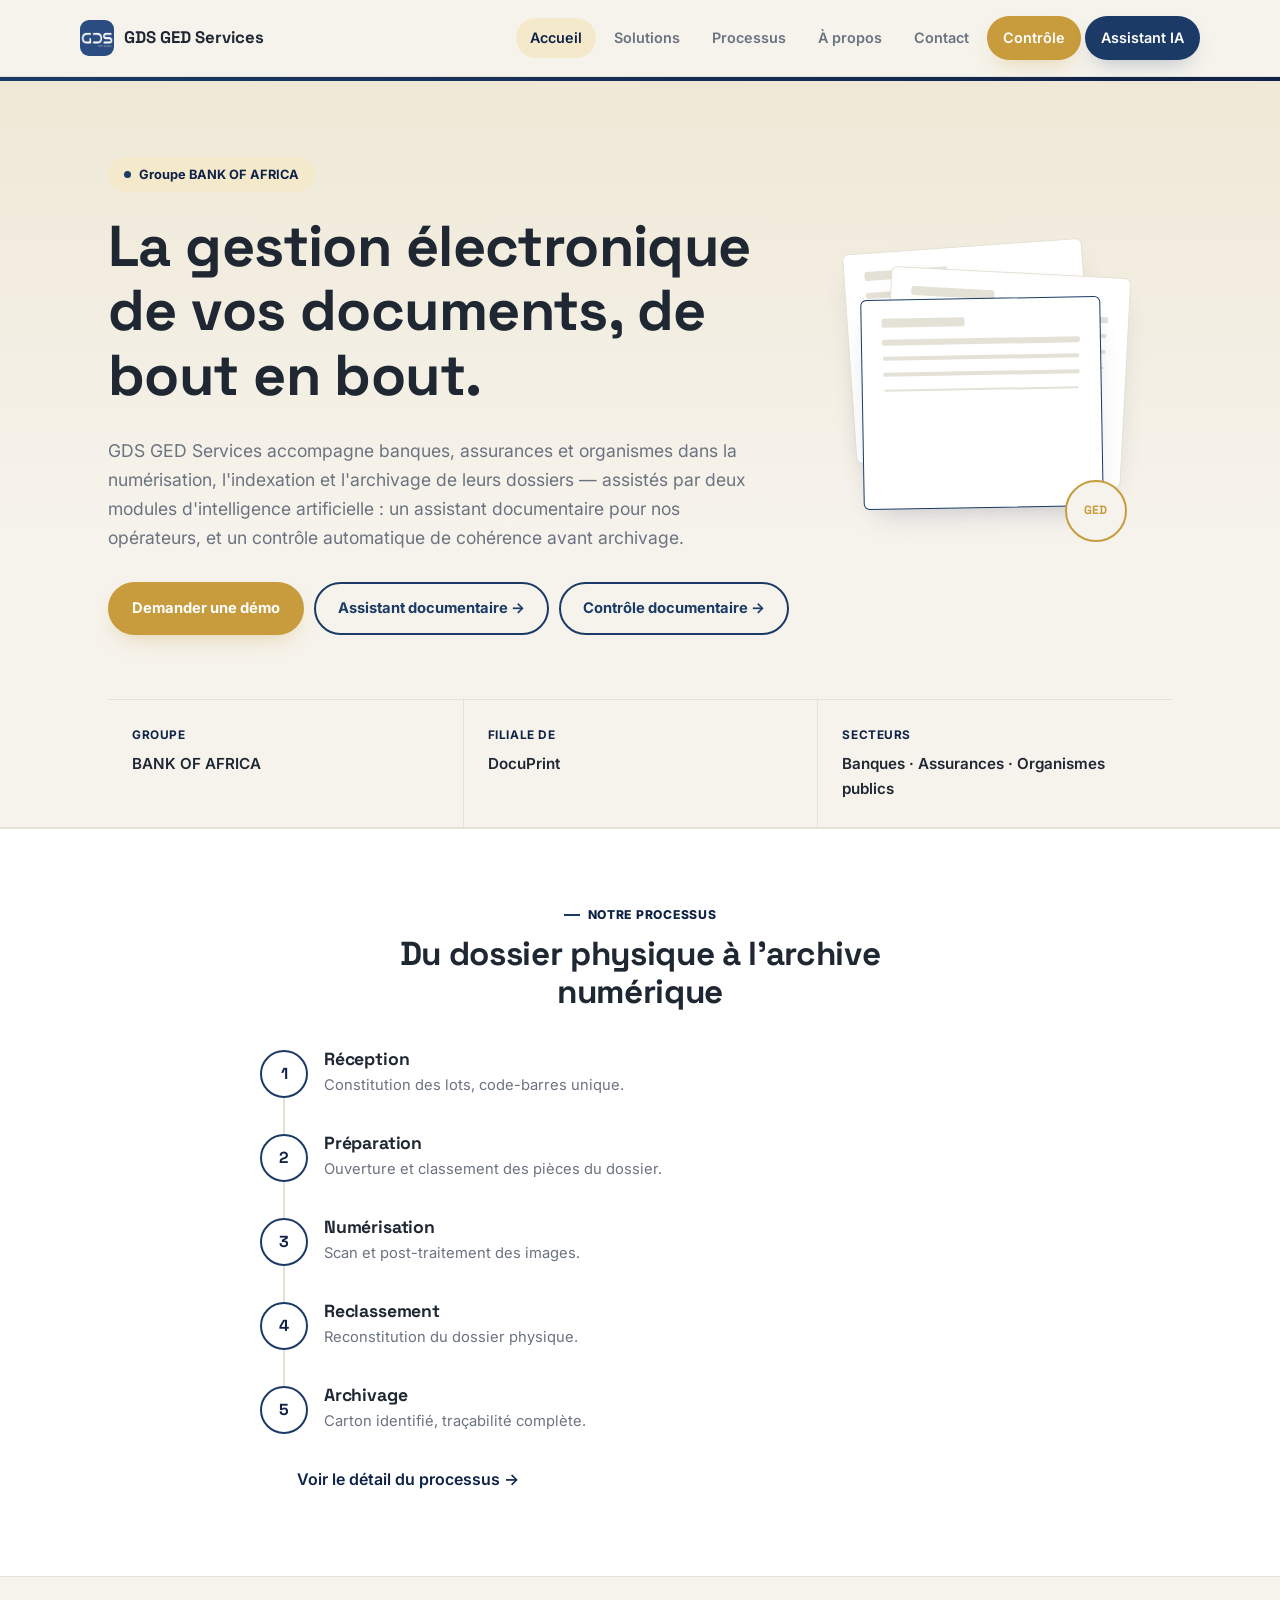
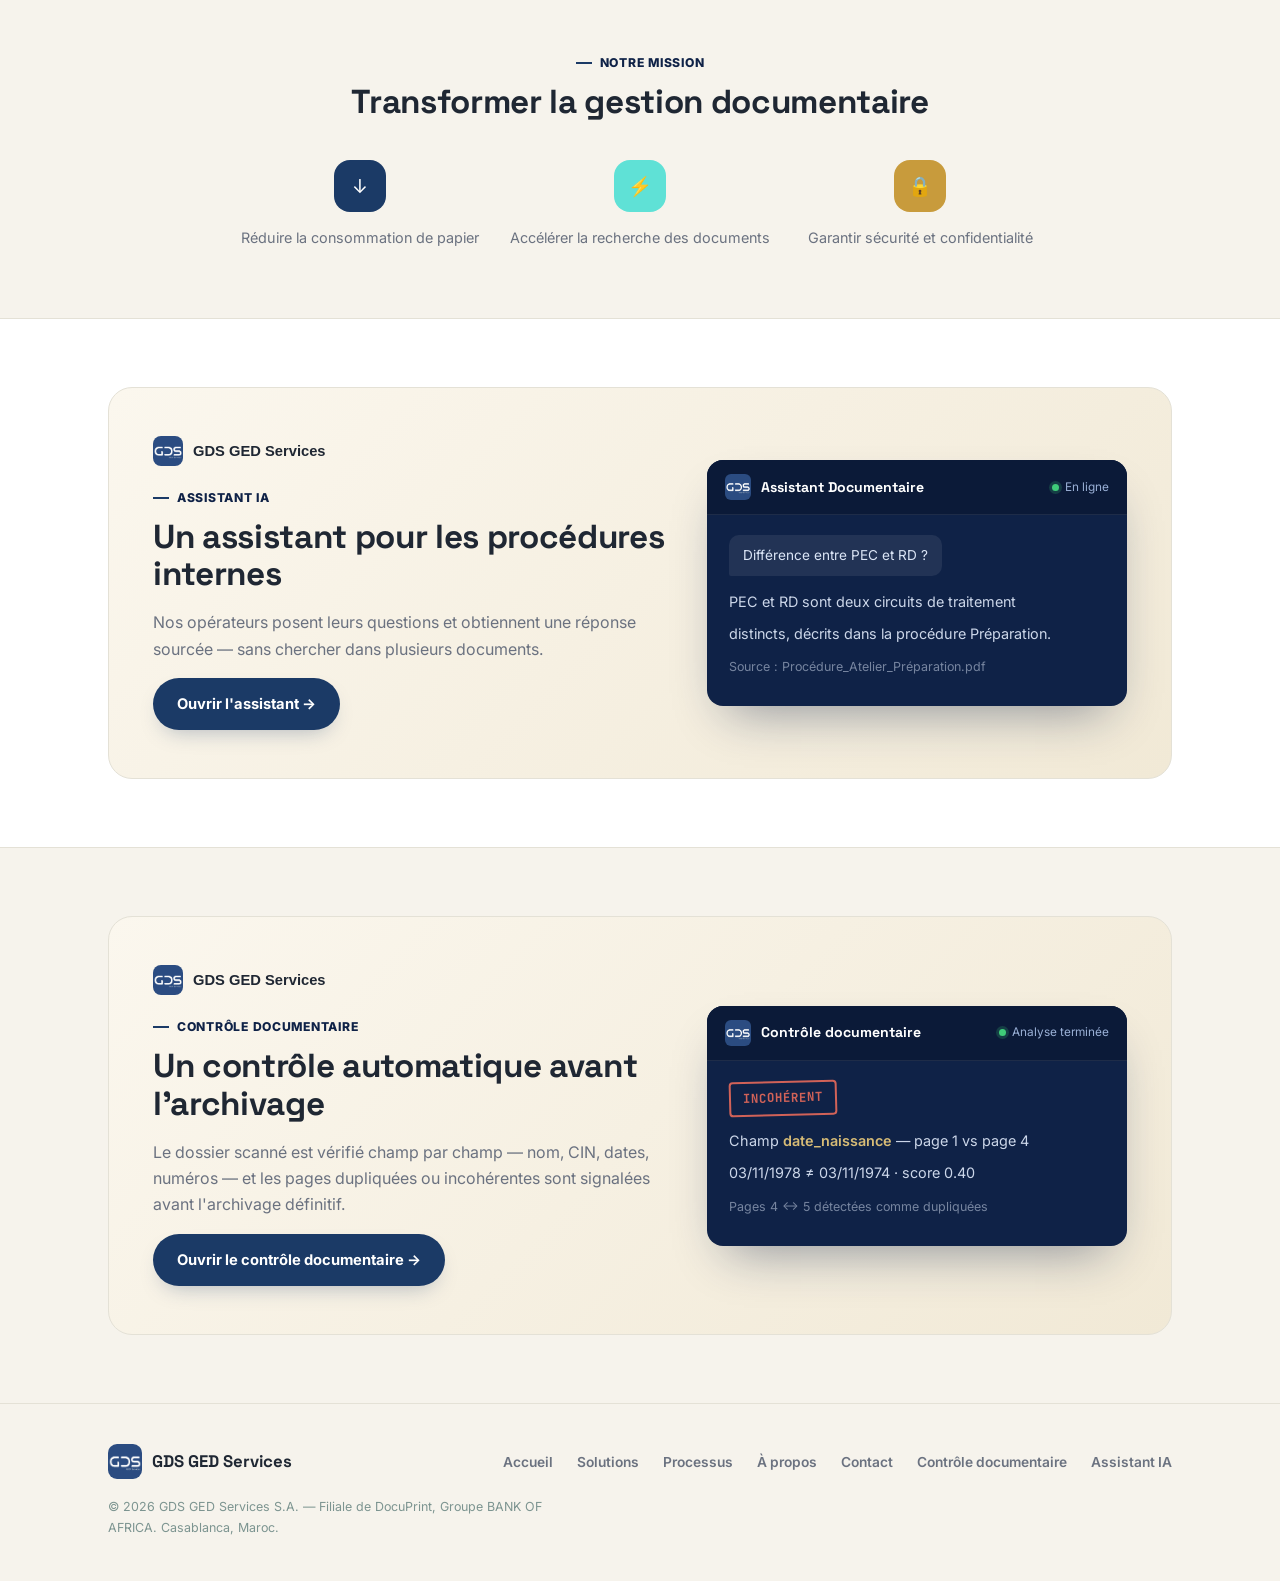
<file: module1/gds-site/index.html>
<!DOCTYPE html>
<html lang="fr">
<head>
<meta charset="UTF-8">
<meta name="viewport" content="width=device-width, initial-scale=1.0">
<title>GDS GED Services — Gestion Électronique des Documents</title>
<meta name="description" content="GDS GED Services, filiale de DocuPrint (Groupe BANK OF AFRICA), accompagne banques, assurances et organismes dans la numérisation, l'indexation et l'archivage électronique de leurs documents.">
<link rel="icon" type="image/png" sizes="32x32" href="favicon-32.png">
<link rel="apple-touch-icon" href="apple-touch-icon.png">
<link rel="preconnect" href="https://fonts.googleapis.com">
<link href="https://fonts.googleapis.com/css2?family=Space+Grotesk:wght@500;600;700&family=Inter:wght@400;600;700&family=JetBrains+Mono:wght@400;500&display=swap" rel="stylesheet">
<link rel="stylesheet" href="style.css">
</head>
<body>

<header class="site">
  <div class="wrap nav-row">
    <a href="index.html" class="brand">
      <img src="logo-gds.png" alt="GDS GED Services" class="logo-mark">
      <strong>GDS GED Services</strong>
    </a>
    <nav class="links">
      <a href="index.html" class="current">Accueil</a>
      <a href="services.html">Solutions</a>
      <a href="processus.html">Processus</a>
      <a href="a-propos.html">À propos</a>
      <a href="contact.html">Contact</a>
      <a href="#" class="btn coral" id="controle-link">Contrôle</a>
      <a href="#" class="btn solid" id="assistant-link">Assistant IA</a>
    </nav>
    <button class="menu-toggle" aria-label="Menu">☰</button>
  </div>
</header>

<section class="hero">
  <div class="blob"></div>
  <div class="wrap">
    <div class="hero-split">
      <div class="inner" style="text-align:left; margin:0;">
        <span class="eyebrow-pill"><span class="dot"></span> Groupe BANK OF AFRICA</span>
        <h1>La gestion électronique de vos documents, de bout en bout.</h1>
        <p class="lead" style="margin-left:0;">GDS GED Services accompagne banques, assurances et organismes dans la numérisation, l'indexation et l'archivage de leurs dossiers — assistés par deux modules d'intelligence artificielle : un assistant documentaire pour nos opérateurs, et un contrôle automatique de cohérence avant archivage.</p>
        <div class="cta-row" style="justify-content:flex-start; flex-wrap:nowrap; gap:10px;">
          <a href="contact.html" class="btn coral" style="white-space:nowrap;">Demander une démo</a>
          <a href="#" class="btn outline" id="assistant-link-2" style="white-space:nowrap; border-color:var(--mint); color:var(--mint) !important;">Assistant documentaire →</a>
          <a href="#" class="btn outline" id="controle-link-2" style="white-space:nowrap; border-color:var(--mint); color:var(--mint) !important;">Contrôle documentaire →</a>
        </div>
      </div>

      <div class="doc-stack">
        <div class="card c1"></div>
        <div class="card c2"></div>
        <div class="card c3"></div>
        <div class="seal">GED</div>
      </div>
    </div>

    <div class="facts-strip">
      <div class="fact"><div class="k">Groupe</div><div class="v">BANK OF AFRICA</div></div>
      <div class="fact"><div class="k">Filiale de</div><div class="v">DocuPrint</div></div>
      <div class="fact"><div class="k">Secteurs</div><div class="v">Banques · Assurances · Organismes publics</div></div>
    </div>
  </div>
</section>

<section class="surface">
  <div class="wrap">
    <div class="section-head">
      <p class="tag">Notre processus</p>
      <h2>Du dossier physique à l'archive numérique</h2>
    </div>
    <div class="timeline">
      <div class="t-item"><span class="num">1</span><h3>Réception</h3><p>Constitution des lots, code-barres unique.</p></div>
      <div class="t-item"><span class="num">2</span><h3>Préparation</h3><p>Ouverture et classement des pièces du dossier.</p></div>
      <div class="t-item"><span class="num">3</span><h3>Numérisation</h3><p>Scan et post-traitement des images.</p></div>
      <div class="t-item"><span class="num">4</span><h3>Reclassement</h3><p>Reconstitution du dossier physique.</p></div>
      <div class="t-item" style="padding-bottom:0;"><span class="num">5</span><h3>Archivage</h3><p>Carton identifié, traçabilité complète.</p></div>
    </div>
    <p style="text-align:center; margin-top:32px;"><a href="processus.html">Voir le détail du processus →</a></p>
  </div>
</section>

<section>
  <div class="wrap">
    <div class="section-head">
      <p class="tag">Notre mission</p>
      <h2>Transformer la gestion documentaire</h2>
    </div>
    <div class="icon-row">
      <div class="icon-item"><div class="badge" style="background:var(--mint);">↓</div><p>Réduire la consommation de papier</p></div>
      <div class="icon-item"><div class="badge" style="background:var(--cyan);">⚡</div><p>Accélérer la recherche des documents</p></div>
      <div class="icon-item"><div class="badge" style="background:var(--coral);">🔒</div><p>Garantir sécurité et confidentialité</p></div>
    </div>
  </div>
</section>

<section class="surface">
  <div class="wrap">
    <div class="assistant-panel">
      <div>
        <div style="display:flex; align-items:center; gap:10px; margin-bottom:14px;">
          <img src="logo-gds.png" alt="GDS GED Services" style="width:30px; height:30px; border-radius:8px;">
          <span style="font-family:'Outfit',sans-serif; font-weight:700; font-size:0.92rem; color:var(--ink);">GDS GED Services</span>
        </div>
        <p class="tag">Assistant IA</p>
        <h2>Un assistant pour les procédures internes</h2>
        <p>Nos opérateurs posent leurs questions et obtiennent une réponse sourcée — sans chercher dans plusieurs documents.</p>
        <a href="#" class="btn solid" id="assistant-link-3">Ouvrir l'assistant →</a>
      </div>
      <div class="terminal">
        <div class="t-head">
          <img src="logo-gds.png" alt="GDS GED Services">
          <span class="t-name">Assistant Documentaire</span>
          <span class="t-status"><span class="dot"></span> En ligne</span>
        </div>
        <div class="t-body">
          <span class="bubble-q">Différence entre PEC et RD ?</span>
          <div class="l">PEC et RD sont deux circuits de traitement</div>
          <div class="l">distincts, décrits dans la procédure Préparation.</div>
          <div class="l src">Source : Procédure_Atelier_Préparation.pdf</div>
        </div>
      </div>
    </div>
  </div>
</section>

<section>
  <div class="wrap">
    <div class="assistant-panel">
      <div class="terminal" style="order:2;">
        <div class="t-head">
          <img src="logo-gds.png" alt="GDS GED Services">
          <span class="t-name">Contrôle documentaire</span>
          <span class="t-status"><span class="dot"></span> Analyse terminée</span>
        </div>
        <div class="t-body">
          <div class="l" style="display:flex; align-items:center; gap:10px; margin-bottom:14px;">
            <span style="display:inline-flex; align-items:center; justify-content:center; border:2px double #E2685A; color:#E2685A; border-radius:4px; padding:5px 12px; font-family:'JetBrains Mono',monospace; font-weight:700; font-size:0.78rem; letter-spacing:0.08em; transform:rotate(-1.5deg);">INCOHÉRENT</span>
          </div>
          <div class="l">Champ <span class="prompt">date_naissance</span> — page 1 vs page 4</div>
          <div class="l">03/11/1978 ≠ 03/11/1974 · score 0.40</div>
          <div class="l src">Pages 4 ↔ 5 détectées comme dupliquées</div>
        </div>
      </div>
      <div style="order:1;">
        <div style="display:flex; align-items:center; gap:10px; margin-bottom:14px;">
          <img src="logo-gds.png" alt="GDS GED Services" style="width:30px; height:30px; border-radius:8px;">
          <span style="font-family:'Outfit',sans-serif; font-weight:700; font-size:0.92rem; color:var(--ink);">GDS GED Services</span>
        </div>
        <p class="tag">Contrôle documentaire</p>
        <h2>Un contrôle automatique avant l'archivage</h2>
        <p>Le dossier scanné est vérifié champ par champ — nom, CIN, dates, numéros — et les pages dupliquées ou incohérentes sont signalées avant l'archivage définitif.</p>
        <a href="#" class="btn solid" id="controle-link-3">Ouvrir le contrôle documentaire →</a>
      </div>
    </div>
  </div>
</section>

<footer class="site">
  <div class="wrap">
    <div class="footer-row">
      <a href="index.html" class="brand">
        <img src="logo-gds.png" alt="GDS GED Services" class="logo-mark">
        <strong>GDS GED Services</strong>
      </a>
      <nav>
        <a href="index.html">Accueil</a>
        <a href="services.html">Solutions</a>
        <a href="processus.html">Processus</a>
        <a href="a-propos.html">À propos</a>
        <a href="contact.html">Contact</a>
        <a href="#" id="controle-link-footer">Contrôle documentaire</a>
        <a href="#" id="assistant-link-footer">Assistant IA</a>
      </nav>
    </div>
    <p class="fine-print">© 2026 GDS GED Services S.A. — Filiale de DocuPrint, Groupe BANK OF AFRICA. Casablanca, Maroc.</p>
  </div>
</footer>

<script src="app.js"></script>
</body>
</html>
</file>
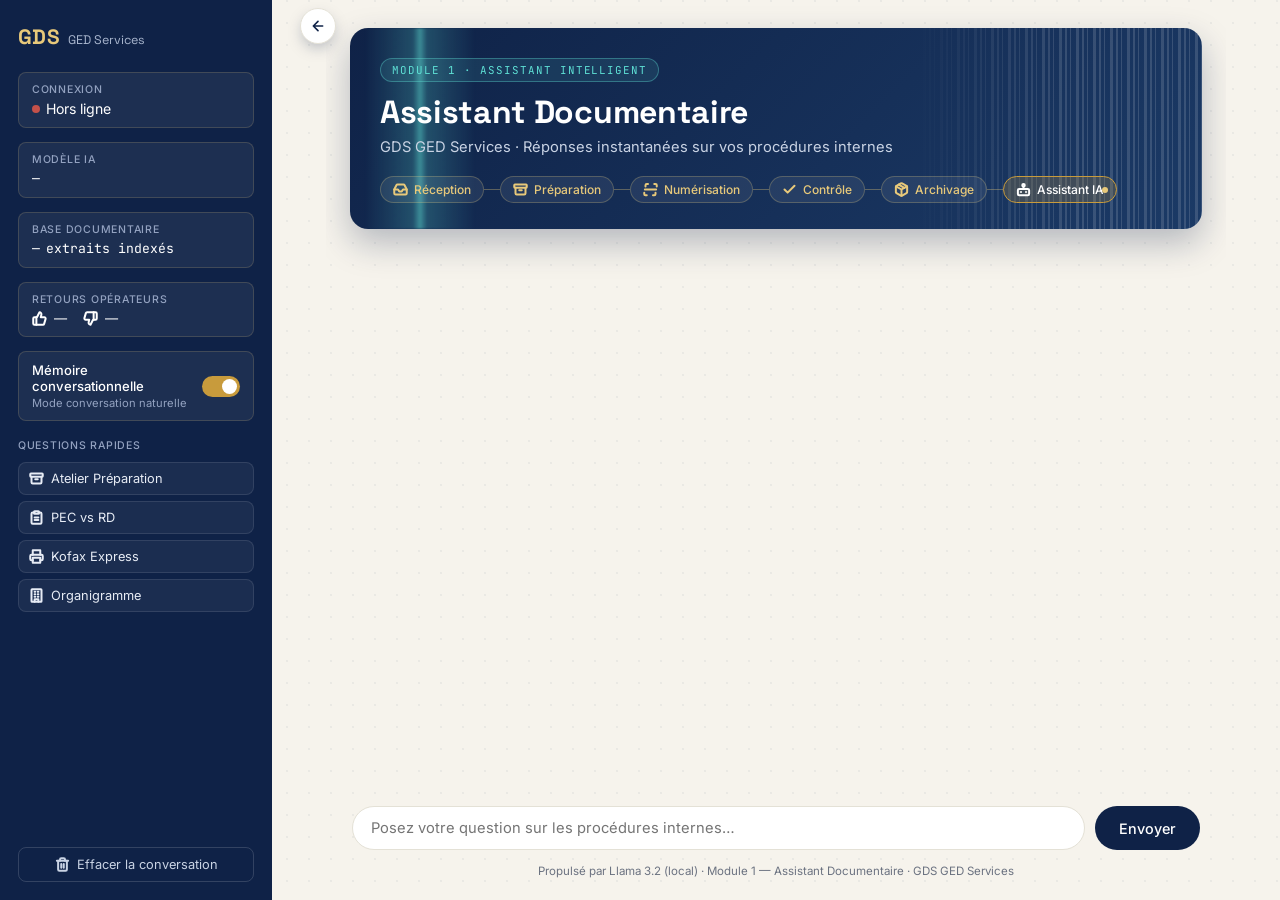
<file: module1/webapp-assistant/index.html>
<!DOCTYPE html>
<html lang="fr">
<head>
<meta charset="UTF-8">
<meta name="viewport" content="width=device-width, initial-scale=1.0">
<title>Assistant Documentaire — GDS GED Services</title>
<link rel="preconnect" href="https://fonts.googleapis.com">
<link href="https://fonts.googleapis.com/css2?family=Space+Grotesk:wght@500;600;700&family=Inter:wght@400;500;600&family=JetBrains+Mono:wght@400;500&display=swap" rel="stylesheet">
<link rel="stylesheet" href="style.css">
</head>
<body>

<div class="app">

  <a href="../gds-site/index.html" class="back-fab" id="back-to-site" title="Retour au site" aria-label="Retour au site" style="position:fixed; top:8px; left:300px; width:36px; height:36px; display:flex; align-items:center; justify-content:center; background:#FFFFFF; border:1.5px solid #E4E1D6; border-radius:50%; box-shadow:0 6px 16px -4px rgba(15,34,71,0.35); z-index:50; text-decoration:none;">
    <svg width="16" height="16" viewBox="0 0 24 24" fill="none" stroke="#0F2247" stroke-width="2.4" stroke-linecap="round" stroke-linejoin="round" style="width:16px; height:16px; display:block;"><path d="M19 12H5M12 19l-7-7 7-7"/></svg>
  </a>

  <!-- ===================== SIDEBAR ===================== -->
  <aside class="sidebar" id="sidebar" style="position:relative;">

    <div class="brand">
      <span class="brand-mark">GDS</span>
      <span class="brand-sub">GED Services</span>
    </div>

    <div class="card" id="card-status">
      <div class="card-label">Connexion</div>
      <div class="card-value"><span class="dot" id="status-dot"></span><span id="status-text">Vérification…</span></div>
    </div>

    <div class="card">
      <div class="card-label">Modèle IA</div>
      <div class="card-value mono" id="model-value">—</div>
    </div>

    <div class="card">
      <div class="card-label">Base documentaire</div>
      <div class="card-value mono"><span id="chunks-value">—</span> extraits indexés</div>
    </div>

    <div class="card">
      <div class="card-label">Retours opérateurs</div>
      <div class="card-value">
        <span class="fb-pill fb-up"><svg class="icon" viewBox="0 0 24 24" fill="none" stroke="currentColor" stroke-width="2" stroke-linecap="round" stroke-linejoin="round"><path d="M7 10v12"/><path d="M15 5.88 14 10h5.83a2 2 0 0 1 1.92 2.56l-2.33 8A2 2 0 0 1 17.5 22H4a2 2 0 0 1-2-2v-8a2 2 0 0 1 2-2h2.76a2 2 0 0 0 1.79-1.11L12 2a3.13 3.13 0 0 1 3 3.88Z"/></svg><span id="fb-up">—</span></span>
        <span class="fb-pill fb-down"><svg class="icon" viewBox="0 0 24 24" fill="none" stroke="currentColor" stroke-width="2" stroke-linecap="round" stroke-linejoin="round"><path d="M17 14V2"/><path d="M9 18.12 10 14H4.17a2 2 0 0 1-1.92-2.56l2.33-8A2 2 0 0 1 6.5 2H20a2 2 0 0 1 2 2v8a2 2 0 0 1-2 2h-2.76a2 2 0 0 0-1.79 1.11L12 22a3.13 3.13 0 0 1-3-3.88Z"/></svg><span id="fb-down">—</span></span>
      </div>
    </div>

    <div class="toggle-row">
      <div>
        <div class="toggle-title">Mémoire conversationnelle</div>
        <div class="toggle-hint" id="memory-hint">Mode conversation naturelle</div>
      </div>
      <label class="switch">
        <input type="checkbox" id="memory-toggle" checked>
        <span class="slider"></span>
      </label>
    </div>

    <div class="quick-block">
      <div class="card-label">Questions rapides</div>
      <button class="quick-btn" data-q="Comment fonctionne l'atelier Préparation ?"><svg class="icon" viewBox="0 0 24 24" fill="none" stroke="currentColor" stroke-width="2" stroke-linecap="round" stroke-linejoin="round"><rect x="2" y="4" width="20" height="5" rx="1"/><path d="M4 9v9a2 2 0 0 0 2 2h12a2 2 0 0 0 2-2V9"/><path d="M10 13h4"/></svg>Atelier Préparation</button>
      <button class="quick-btn" data-q="Quelle est la différence entre PEC et RD ?"><svg class="icon" viewBox="0 0 24 24" fill="none" stroke="currentColor" stroke-width="2" stroke-linecap="round" stroke-linejoin="round"><rect x="8" y="2" width="8" height="4" rx="1"/><path d="M9 4H6a2 2 0 0 0-2 2v14a2 2 0 0 0 2 2h12a2 2 0 0 0 2-2V6a2 2 0 0 0-2-2h-3"/><path d="M9 12h6M9 16h6"/></svg>PEC vs RD</button>
      <button class="quick-btn" data-q="C'est quoi Kofax Express ?"><svg class="icon" viewBox="0 0 24 24" fill="none" stroke="currentColor" stroke-width="2" stroke-linecap="round" stroke-linejoin="round"><polyline points="6 9 6 2 18 2 18 9"/><path d="M6 18H4a2 2 0 0 1-2-2v-5a2 2 0 0 1 2-2h16a2 2 0 0 1 2 2v5a2 2 0 0 1-2 2h-2"/><rect x="6" y="14" width="12" height="8"/></svg>Kofax Express</button>
      <button class="quick-btn" data-q="Qui est le PDG et qui dirige-t-il directement ?"><svg class="icon" viewBox="0 0 24 24" fill="none" stroke="currentColor" stroke-width="2" stroke-linecap="round" stroke-linejoin="round"><rect x="4" y="2" width="16" height="20" rx="1"/><path d="M9 6h1M14 6h1M9 10h1M14 10h1M9 14h1M14 14h1"/><path d="M9 22v-4h6v4"/></svg>Organigramme</button>
    </div>

    <button class="clear-btn" id="clear-btn"><svg class="icon" viewBox="0 0 24 24" fill="none" stroke="currentColor" stroke-width="2" stroke-linecap="round" stroke-linejoin="round"><path d="M3 6h18"/><path d="M8 6V4a2 2 0 0 1 2-2h4a2 2 0 0 1 2 2v2"/><path d="M19 6v14a2 2 0 0 1-2 2H7a2 2 0 0 1-2-2V6"/><path d="M10 11v6M14 11v6"/></svg>Effacer la conversation</button>
  </aside>

  <button class="sidebar-toggle" id="sidebar-toggle" aria-label="Ouvrir le menu"><svg viewBox="0 0 24 24" fill="none" stroke="currentColor" stroke-width="2.2" stroke-linecap="round" style="width:17px;height:17px;"><line x1="4" y1="7" x2="20" y2="7"/><line x1="4" y1="12" x2="20" y2="12"/><line x1="4" y1="17" x2="20" y2="17"/></svg></button>

  <!-- ===================== MAIN ===================== -->
  <main class="main" style="position:relative;">

    <header class="hero">
      <div class="hero-scan" aria-hidden="true"></div>
      <div class="hero-barcode" aria-hidden="true"></div>
      <span class="eyebrow">Module 1 · Assistant intelligent</span>
      <h1>Assistant Documentaire</h1>
      <p>GDS GED Services · Réponses instantanées sur vos procédures internes</p>

      <div class="rail" id="rail">
        <div class="rail-step" data-step="reception"><span class="rail-icon"><svg class="icon" style="margin-right:0" viewBox="0 0 24 24" fill="none" stroke="currentColor" stroke-width="2" stroke-linecap="round" stroke-linejoin="round"><path d="M22 12h-6l-2 3h-4l-2-3H2"/><path d="M5.45 5.11 2 12v6a2 2 0 0 0 2 2h16a2 2 0 0 0 2-2v-6l-3.45-6.89A2 2 0 0 0 16.76 4H7.24a2 2 0 0 0-1.79 1.11Z"/></svg></span><span>Réception</span></div>
        <div class="rail-line"></div>
        <div class="rail-step" data-step="preparation"><span class="rail-icon"><svg class="icon" style="margin-right:0" viewBox="0 0 24 24" fill="none" stroke="currentColor" stroke-width="2" stroke-linecap="round" stroke-linejoin="round"><rect x="2" y="4" width="20" height="5" rx="1"/><path d="M4 9v9a2 2 0 0 0 2 2h12a2 2 0 0 0 2-2V9"/><path d="M10 13h4"/></svg></span><span>Préparation</span></div>
        <div class="rail-line"></div>
        <div class="rail-step" data-step="numerisation"><span class="rail-icon"><svg class="icon" style="margin-right:0" viewBox="0 0 24 24" fill="none" stroke="currentColor" stroke-width="2" stroke-linecap="round" stroke-linejoin="round"><path d="M4 7V5a2 2 0 0 1 2-2h2M18 3h2a2 2 0 0 1 2 2v2M20 17v2a2 2 0 0 1-2 2h-2M6 21H4a2 2 0 0 1-2-2v-2"/><line x1="3" y1="12" x2="21" y2="12"/></svg></span><span>Numérisation</span></div>
        <div class="rail-line"></div>
        <div class="rail-step" data-step="controle"><span class="rail-icon"><svg class="icon" style="margin-right:0" viewBox="0 0 24 24" fill="none" stroke="currentColor" stroke-width="2" stroke-linecap="round" stroke-linejoin="round"><path d="M20 6 9 17l-5-5"/></svg></span><span>Contrôle</span></div>
        <div class="rail-line"></div>
        <div class="rail-step" data-step="archivage"><span class="rail-icon"><svg class="icon" style="margin-right:0" viewBox="0 0 24 24" fill="none" stroke="currentColor" stroke-width="2" stroke-linecap="round" stroke-linejoin="round"><path d="m7.5 4.27 9 5.15"/><path d="M21 8a2 2 0 0 0-1-1.73l-7-4a2 2 0 0 0-2 0l-7 4A2 2 0 0 0 3 8v8a2 2 0 0 0 1 1.73l7 4a2 2 0 0 0 2 0l7-4A2 2 0 0 0 21 16Z"/><path d="m3.3 7 8.7 5 8.7-5M12 22V12"/></svg></span><span>Archivage</span></div>
        <div class="rail-line"></div>
        <div class="rail-step rail-step--live" data-step="assistant"><span class="rail-icon"><svg class="icon" style="margin-right:0" viewBox="0 0 24 24" fill="none" stroke="currentColor" stroke-width="2" stroke-linecap="round" stroke-linejoin="round"><rect x="3" y="11" width="18" height="10" rx="2"/><circle cx="12" cy="5" r="2"/><path d="M12 7v4"/><line x1="8" y1="16" x2="8" y2="16"/><line x1="16" y1="16" x2="16" y2="16"/></svg></span><span>Assistant IA</span></div>
      </div>
    </header>

    <section class="chat" id="chat"></section>

    <form class="composer" id="composer">
      <input type="text" id="question-input" placeholder="Posez votre question sur les procédures internes…" autocomplete="off">
      <button type="submit" id="send-btn">Envoyer</button>
    </form>

    <p class="footer">Propulsé par Llama 3.2 (local) · Module 1 — Assistant Documentaire · GDS GED Services</p>
  </main>

</div>

<script src="app.js"></script>
</body>
</html>
</file>
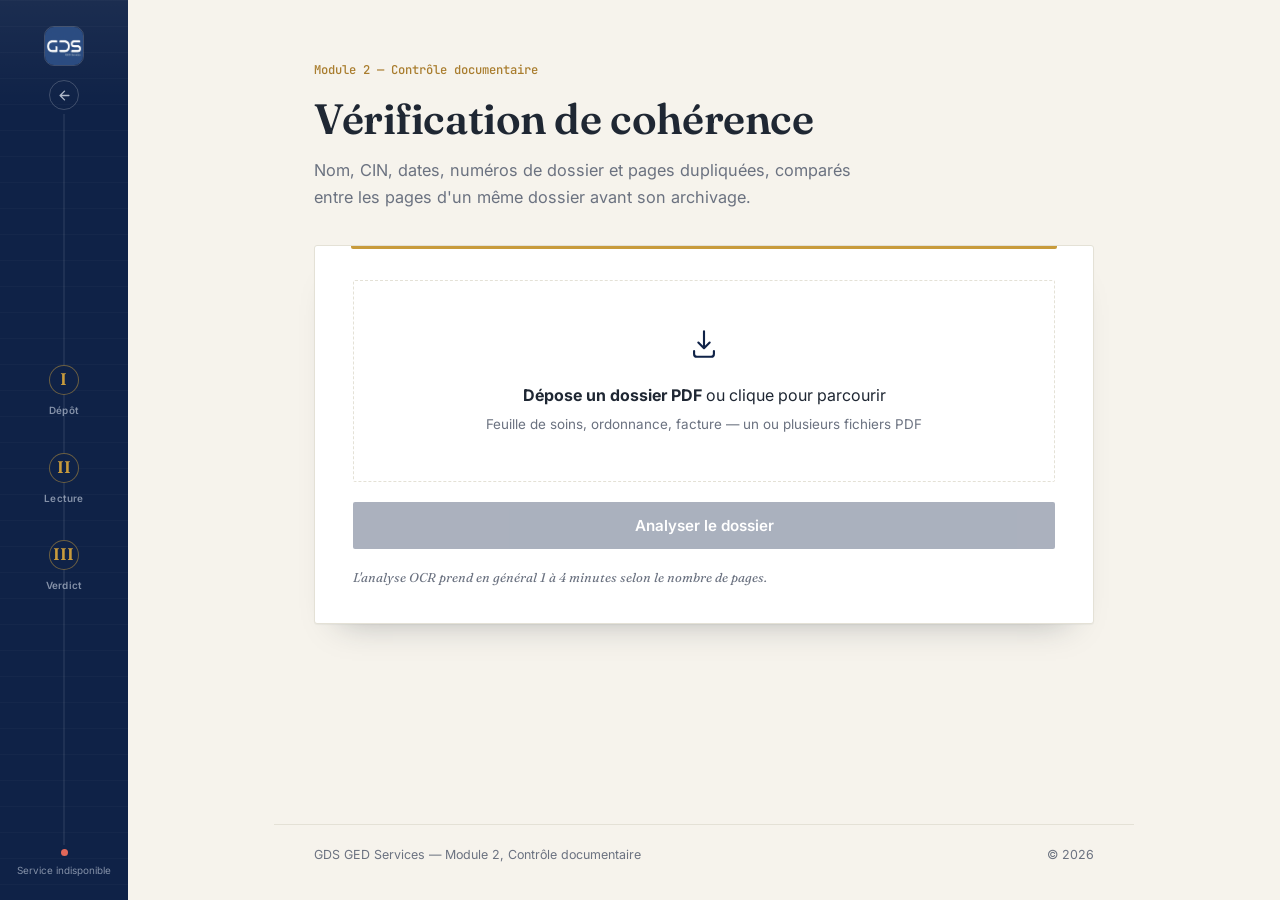
<file: module2/controle-documentaire/index.html>
<!DOCTYPE html>
<html lang="fr">
<head>
<meta charset="UTF-8">
<meta name="viewport" content="width=device-width, initial-scale=1.0">
<title>Contrôle documentaire — GDS GED Services</title>
<meta name="description" content="Module 2 — vérification automatique de cohérence d'un dossier scanné : nom, CIN, dates, numéros, pages dupliquées.">
<link rel="preconnect" href="https://fonts.googleapis.com">
<link href="https://fonts.googleapis.com/css2?family=Fraunces:opsz,wght@9..144,500;9..144,600&family=Inter:wght@400;500;600;700&family=JetBrains+Mono:wght@400;500&display=swap" rel="stylesheet">
<link rel="stylesheet" href="style.css">
</head>
<body>

<div class="cd-shell">

  <!-- Reliure — identité du module, index des étapes -->
  <aside class="cd-spine">
    <a href="../../rag-assistant-ged/gds-site/index.html" class="cd-spine__brand" title="Retour au site GDS GED Services">
      <img src="logo-gds.png" alt="GDS GED Services">
    </a>
    <a href="../../rag-assistant-ged/gds-site/index.html" class="cd-spine__retour" title="Retour au site" aria-label="Retour au site">
      <svg viewBox="0 0 24 24" fill="none" stroke="currentColor" stroke-width="2.2" stroke-linecap="round" stroke-linejoin="round"><path d="M19 12H5M12 19l-7-7 7-7"/></svg>
    </a>

    <ol class="cd-spine__etapes">
      <li><span class="cd-spine__num">I</span><span class="cd-spine__label">Dépôt</span></li>
      <li><span class="cd-spine__num">II</span><span class="cd-spine__label">Lecture</span></li>
      <li><span class="cd-spine__num">III</span><span class="cd-spine__label">Verdict</span></li>
    </ol>

    <div class="cd-spine__statut" id="cd-statut-api">
      <span class="cd-dot" id="cd-statut-point"></span>
      <span id="cd-statut-texte">Connexion…</span>
    </div>
  </aside>

  <div class="cd-page">

    <header class="cd-lede">
      <div class="wrap">
        <span class="cd-eyebrow">Module 2 — Contrôle documentaire</span>
        <h1>Vérification de cohérence</h1>
        <p>Nom, CIN, dates, numéros de dossier et pages dupliquées, comparés entre les pages d'un même dossier avant son archivage.</p>
      </div>
    </header>

    <section class="cd-body">
      <div class="wrap">
        <main class="cd-main">

          <!-- Zone de dépôt -->
          <section class="cd-sheet" id="cd-zone-depot">
            <div class="cd-dropzone" id="cd-dropzone" tabindex="0" role="button" aria-label="Déposer ou choisir un dossier PDF">
              <svg class="cd-dropzone__icone" width="34" height="34" viewBox="0 0 24 24" fill="none" aria-hidden="true">
                <path d="M12 3v12m0 0-4-4m4 4 4-4M5 17v2a2 2 0 0 0 2 2h10a2 2 0 0 0 2-2v-2" stroke="currentColor" stroke-width="1.5" stroke-linecap="round" stroke-linejoin="round"/>
              </svg>
              <p class="cd-dropzone__texte">
                <strong>Dépose un dossier PDF</strong> ou clique pour parcourir
              </p>
              <p class="cd-dropzone__sous-texte">Feuille de soins, ordonnance, facture — un ou plusieurs fichiers PDF</p>
              <input type="file" id="cd-input-fichier" accept="application/pdf" multiple hidden>
            </div>

            <div class="cd-fichier-choisi" id="cd-fichier-choisi" hidden>
              <svg width="16" height="16" viewBox="0 0 24 24" fill="none" stroke="currentColor" stroke-width="2" stroke-linecap="round" stroke-linejoin="round" style="flex-shrink:0; color:var(--mint-deep);"><path d="M14.5 2H6a2 2 0 0 0-2 2v16a2 2 0 0 0 2 2h12a2 2 0 0 0 2-2V7.5L14.5 2z"/><polyline points="14 2 14 8 20 8"/></svg>
              <span class="cd-fichier-choisi__nom" id="cd-fichier-nom"></span>
              <button type="button" class="cd-lien-bouton" id="cd-retirer-fichier">Retirer</button>
            </div>

            <button type="button" class="cd-bouton cd-bouton--principal" id="cd-bouton-analyser" disabled>
              Analyser le dossier
            </button>

            <p class="cd-note">L'analyse OCR prend en général 1 à 4 minutes selon le nombre de pages.</p>
          </section>

          <!-- État de progression -->
          <section class="cd-sheet cd-progression" id="cd-progression" hidden>
            <div class="cd-spinner" aria-hidden="true"></div>
            <div style="flex:1; min-width:0;">
              <p class="cd-progression__titre">Analyse en cours</p>
              <p class="cd-progression__detail">
                <span id="cd-fichier-en-cours"></span> — <span id="cd-chrono">0s</span> écoulées
              </p>
              <div class="cd-barre-progression">
                <div class="cd-barre-progression__remplissage" id="cd-barre-remplissage" style="width:0%"></div>
              </div>
              <p class="cd-progression__pourcentage" id="cd-progression-pourcentage">Page 0 / —</p>
            </div>
          </section>

          <!-- Traitement par lot -->
          <section class="cd-sheet cd-lot" id="cd-lot" hidden>
            <h2 class="cd-section-titre">Traitement du lot</h2>
            <table class="cd-registre">
              <thead>
                <tr><th>Dossier</th><th>Statut</th><th>Verdict</th><th>Pages</th><th>Temps</th><th></th></tr>
              </thead>
              <tbody id="cd-lot-corps"></tbody>
            </table>
            <button type="button" class="cd-bouton cd-bouton--discret" id="cd-lot-nouvelle-analyse" hidden>Analyser un autre lot</button>
          </section>

          <!-- Erreur -->
          <section class="cd-sheet cd-erreur" id="cd-erreur" hidden>
            <p class="cd-erreur__titre">L'analyse n'a pas pu aboutir</p>
            <p class="cd-erreur__detail" id="cd-erreur-detail"></p>
            <button type="button" class="cd-bouton cd-bouton--discret" id="cd-erreur-reessayer">Réessayer</button>
          </section>

          <!-- Résultat -->
          <section class="cd-sheet cd-resultat" id="cd-resultat" hidden>

            <button type="button" class="cd-retour-lien" id="cd-retour-lot" hidden>← Retour au tableau du lot</button>

            <div class="cd-tampon" id="cd-tampon">
              <span class="cd-tampon__label" id="cd-tampon-label">COHÉRENT</span>
            </div>

            <dl class="cd-meta">
              <div><dt>Dossier</dt><dd id="cd-meta-fichier">—</dd></div>
              <div><dt>Pages analysées</dt><dd id="cd-meta-pages">—</dd></div>
              <div><dt>Durée d'analyse</dt><dd id="cd-meta-duree">—</dd></div>
            </dl>

            <div id="cd-bloc-anomalies" hidden>
              <h2 class="cd-section-titre">Champs incohérents entre les pages</h2>
              <table class="cd-registre">
                <thead>
                  <tr>
                    <th>Champ</th>
                    <th>Page réf.</th>
                    <th>Valeur référence</th>
                    <th>Page suspecte</th>
                    <th>Valeur trouvée</th>
                    <th>Score</th>
                  </tr>
                </thead>
                <tbody id="cd-registre-corps"></tbody>
              </table>
            </div>

            <div id="cd-bloc-doublons" hidden>
              <h2 class="cd-section-titre">Pages probablement dupliquées</h2>
              <ul class="cd-liste-doublons" id="cd-liste-doublons"></ul>
            </div>

            <details class="cd-detail-complet">
              <summary>Voir le détail complet de toutes les comparaisons</summary>
              <pre id="cd-json-complet"></pre>
            </details>

            <button type="button" class="cd-bouton cd-bouton--discret" id="cd-nouvelle-analyse">Analyser un autre dossier</button>
          </section>

        </main>
      </div>
    </section>

    <footer class="cd-footer">
      <div class="wrap">
        <span>GDS GED Services — Module 2, Contrôle documentaire</span>
        <span>© 2026</span>
      </div>
    </footer>

  </div>
</div>

<script src="controle-documentaire.js"></script>
</body>
</html>
</file>
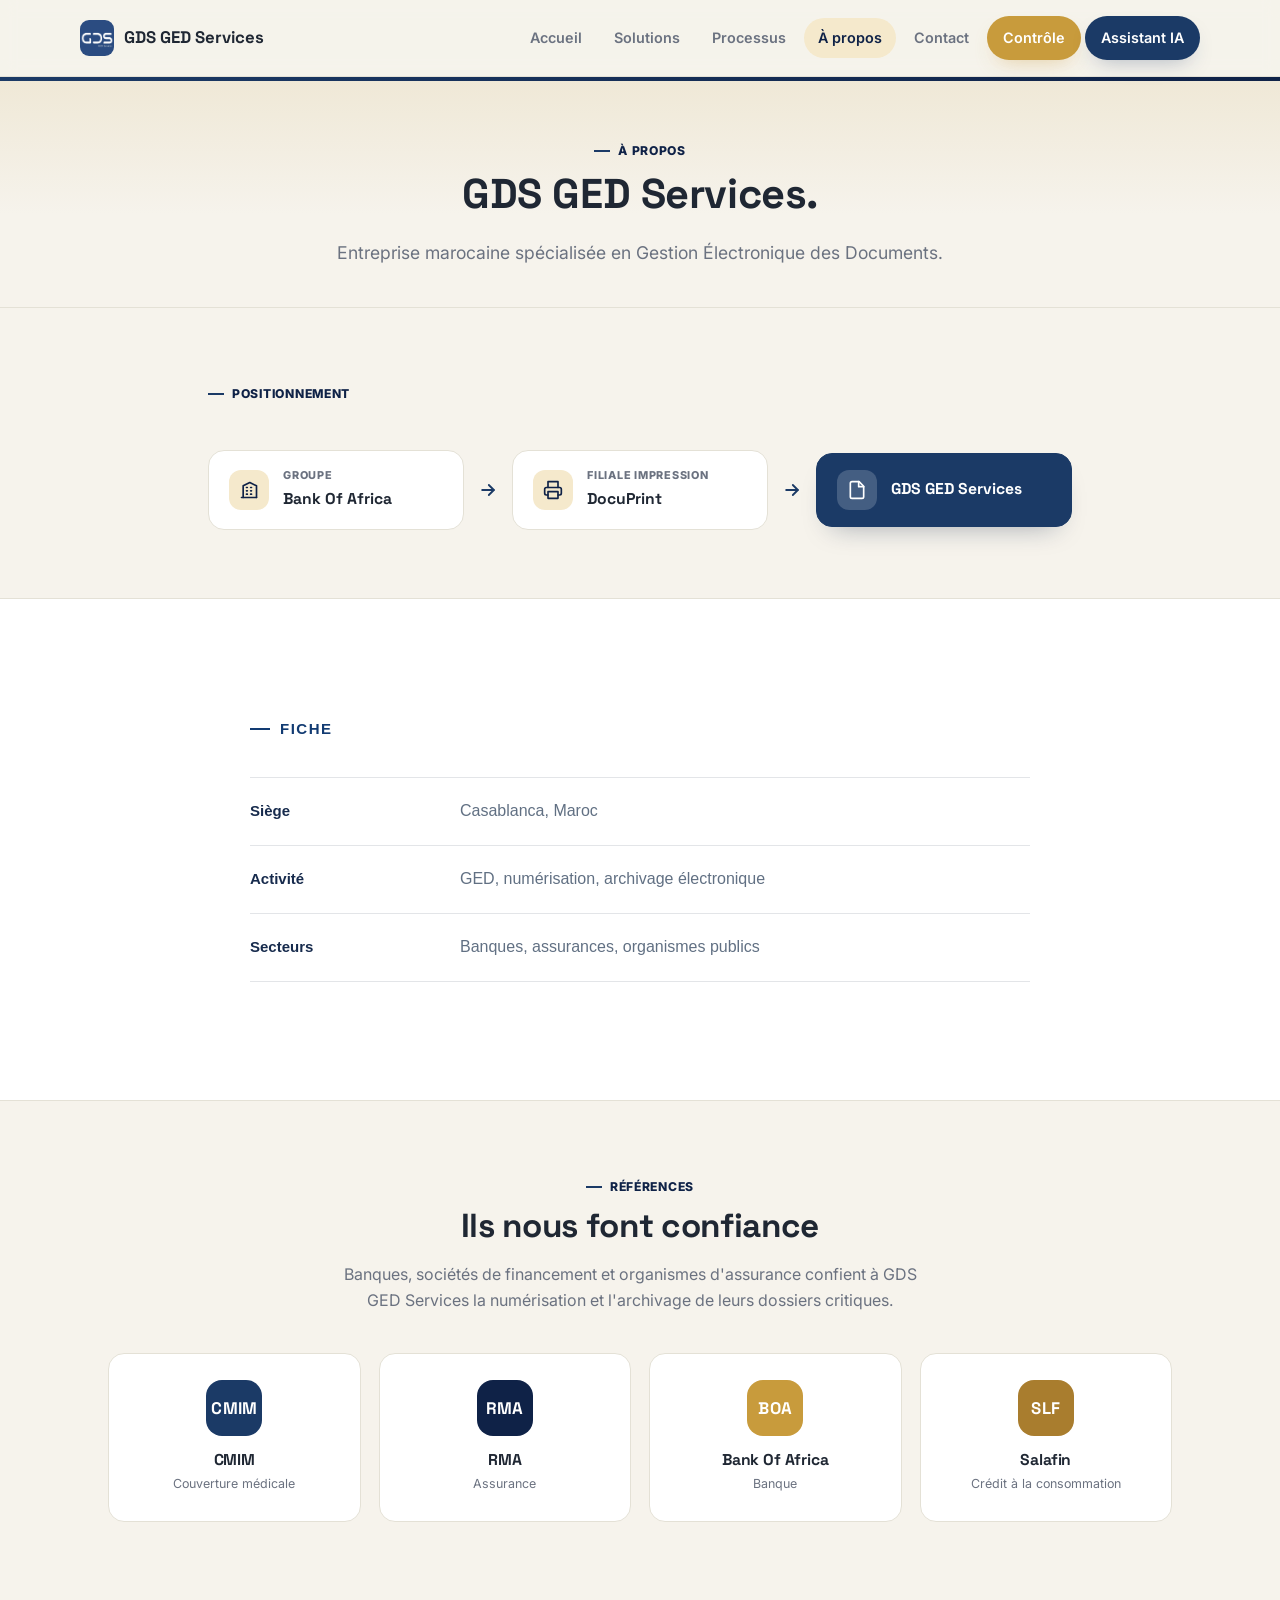
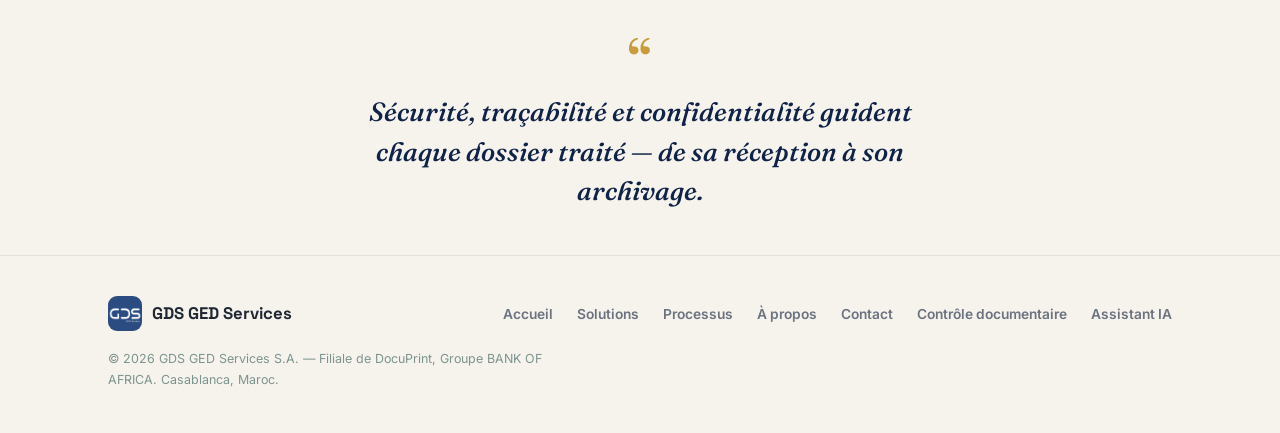
<file: module1/gds-site/a-propos.html>
<!DOCTYPE html>
<html lang="fr">
<head>
<meta charset="UTF-8">
<meta name="viewport" content="width=device-width, initial-scale=1.0">
<title>À propos — GDS GED Services</title>
<link rel="icon" type="image/png" sizes="32x32" href="favicon-32.png">
<link rel="apple-touch-icon" href="apple-touch-icon.png">
<link rel="preconnect" href="https://fonts.googleapis.com">
<link href="https://fonts.googleapis.com/css2?family=Space+Grotesk:wght@500;600;700&family=Inter:wght@400;600;700&family=JetBrains+Mono:wght@400;500&family=Fraunces:ital,wght@1,500&display=swap" rel="stylesheet">
<link rel="stylesheet" href="style.css">
</head>
<body>

<header class="site">
  <div class="wrap nav-row">
    <a href="index.html" class="brand">
      <img src="logo-gds.png" alt="GDS GED Services" class="logo-mark">
      <strong>GDS GED Services</strong>
    </a>
    <nav class="links">
      <a href="index.html">Accueil</a>
      <a href="services.html">Solutions</a>
      <a href="processus.html">Processus</a>
      <a href="a-propos.html" class="current">À propos</a>
      <a href="contact.html">Contact</a>
      <a href="#" class="btn coral" id="controle-link">Contrôle</a>
      <a href="#" class="btn solid" id="assistant-link">Assistant IA</a>
    </nav>
    <button class="menu-toggle" aria-label="Menu">☰</button>
  </div>
</header>

<section class="hero" style="padding:56px 0 40px;">
  <div class="blob"></div>
  <div class="wrap">
    <div class="inner">
      <span class="tag" style="justify-content:center;">À propos</span>
      <h1 style="font-size:clamp(2rem,4vw,2.6rem);">GDS GED Services.</h1>
      <p class="lead">Entreprise marocaine spécialisée en Gestion Électronique des Documents.</p>
    </div>
  </div>
</section>

<section>
  <div class="wrap" style="max-width:920px; margin:0 auto;">
    <div class="section-head left">
      <p class="tag">Positionnement</p>
    </div>
    <div class="org-flow">
      <div class="org-step">
        <div class="org-icon">
          <svg viewBox="0 0 24 24" fill="none" stroke="currentColor" stroke-width="2" stroke-linecap="round" stroke-linejoin="round"><path d="M3 21h18"/><path d="M5 21V7l8-4 8 4v14"/><path d="M9 9h1M14 9h1M9 13h1M14 13h1M9 17h1M14 17h1"/></svg>
        </div>
        <div>
          <p class="org-eyebrow">Groupe</p>
          <p class="org-name">Bank Of Africa</p>
        </div>
      </div>

      <div class="org-arrow">
        <svg viewBox="0 0 24 24" fill="none" stroke="currentColor" stroke-width="2.2" stroke-linecap="round" stroke-linejoin="round"><path d="M5 12h14"/><path d="m13 6 6 6-6 6"/></svg>
      </div>

      <div class="org-step">
        <div class="org-icon">
          <svg viewBox="0 0 24 24" fill="none" stroke="currentColor" stroke-width="2" stroke-linecap="round" stroke-linejoin="round"><polyline points="6 9 6 2 18 2 18 9"/><path d="M6 18H4a2 2 0 0 1-2-2v-5a2 2 0 0 1 2-2h16a2 2 0 0 1 2 2v5a2 2 0 0 1-2 2h-2"/><rect x="6" y="14" width="12" height="8"/></svg>
        </div>
        <div>
          <p class="org-eyebrow">Filiale impression</p>
          <p class="org-name">DocuPrint</p>
        </div>
      </div>

      <div class="org-arrow">
        <svg viewBox="0 0 24 24" fill="none" stroke="currentColor" stroke-width="2.2" stroke-linecap="round" stroke-linejoin="round"><path d="M5 12h14"/><path d="m13 6 6 6-6 6"/></svg>
      </div>

      <div class="org-step self">
        <div class="org-icon">
          <svg viewBox="0 0 24 24" fill="none" stroke="currentColor" stroke-width="2" stroke-linecap="round" stroke-linejoin="round"><path d="M14.5 2H6a2 2 0 0 0-2 2v16a2 2 0 0 0 2 2h12a2 2 0 0 0 2-2V7.5L14.5 2z"/><polyline points="14 2 14 8 20 8"/></svg>
        </div>
        <div>
          <p class="org-name">GDS GED Services</p>
        </div>
      </div>
    </div>
  </div>
</section>

<section class="surface">

  <div class="fiche-entreprise">

      <div class="fiche-title">
          <span class="fiche-line"></span>
          <span>FICHE</span>
      </div>

      <div class="fiche-content">

          <div class="fiche-row">
              <div class="fiche-label">Siège</div>
              <div class="fiche-value">Casablanca, Maroc</div>
          </div>

          <div class="fiche-row">
              <div class="fiche-label">Activité</div>
              <div class="fiche-value">
                  GED, numérisation, archivage électronique
              </div>
          </div>

          <div class="fiche-row">
              <div class="fiche-label">Secteurs</div>
              <div class="fiche-value">
                  Banques, assurances, organismes publics
              </div>
          </div>

      </div>

</div>
</section>

<section>
  <div class="wrap">
    <div class="section-head">
      <p class="tag" style="justify-content:center;">Références</p>
      <h2>Ils nous font confiance</h2>
      <p>Banques, sociétés de financement et organismes d'assurance confient à GDS GED Services la numérisation et l'archivage de leurs dossiers critiques.</p>
    </div>

    <div class="clients-grid">
      <div class="client-card">
        <div class="mark" style="background:var(--mint);">CMIM</div>
        <h3>CMIM</h3>
        <p class="sector">Couverture médicale</p>
      </div>
      <div class="client-card">
        <div class="mark" style="background:var(--mint-deep);">RMA</div>
        <h3>RMA</h3>
        <p class="sector">Assurance</p>
      </div>
      <div class="client-card">
        <div class="mark" style="background:var(--coral);">BOA</div>
        <h3>Bank Of Africa</h3>
        <p class="sector">Banque</p>
      </div>
      <div class="client-card">
        <div class="mark" style="background:var(--coral-deep);">SLF</div>
        <h3>Salafin</h3>
        <p class="sector">Crédit à la consommation</p>
      </div>
    </div>
  </div>
</section>

<section class="tight">
  <div class="wrap" style="max-width:640px; text-align:center; margin:0 auto;">
    <p class="quote-citation">Sécurité, traçabilité et confidentialité guident chaque dossier traité — de sa réception à son archivage.</p>
  </div>
</section>

<footer class="site">
  <div class="wrap">
    <div class="footer-row">
      <a href="index.html" class="brand">
        <img src="logo-gds.png" alt="GDS GED Services" class="logo-mark">
        <strong>GDS GED Services</strong>
      </a>
      <nav>
        <a href="index.html">Accueil</a>
        <a href="services.html">Solutions</a>
        <a href="processus.html">Processus</a>
        <a href="a-propos.html">À propos</a>
        <a href="contact.html">Contact</a>
        <a href="#" id="controle-link-footer">Contrôle documentaire</a>
        <a href="#" id="assistant-link-footer">Assistant IA</a>
      </nav>
    </div>
    <p class="fine-print">© 2026 GDS GED Services S.A. — Filiale de DocuPrint, Groupe BANK OF AFRICA. Casablanca, Maroc.</p>
  </div>
</footer>

<script src="app.js"></script>
</body>
</html>
</file>
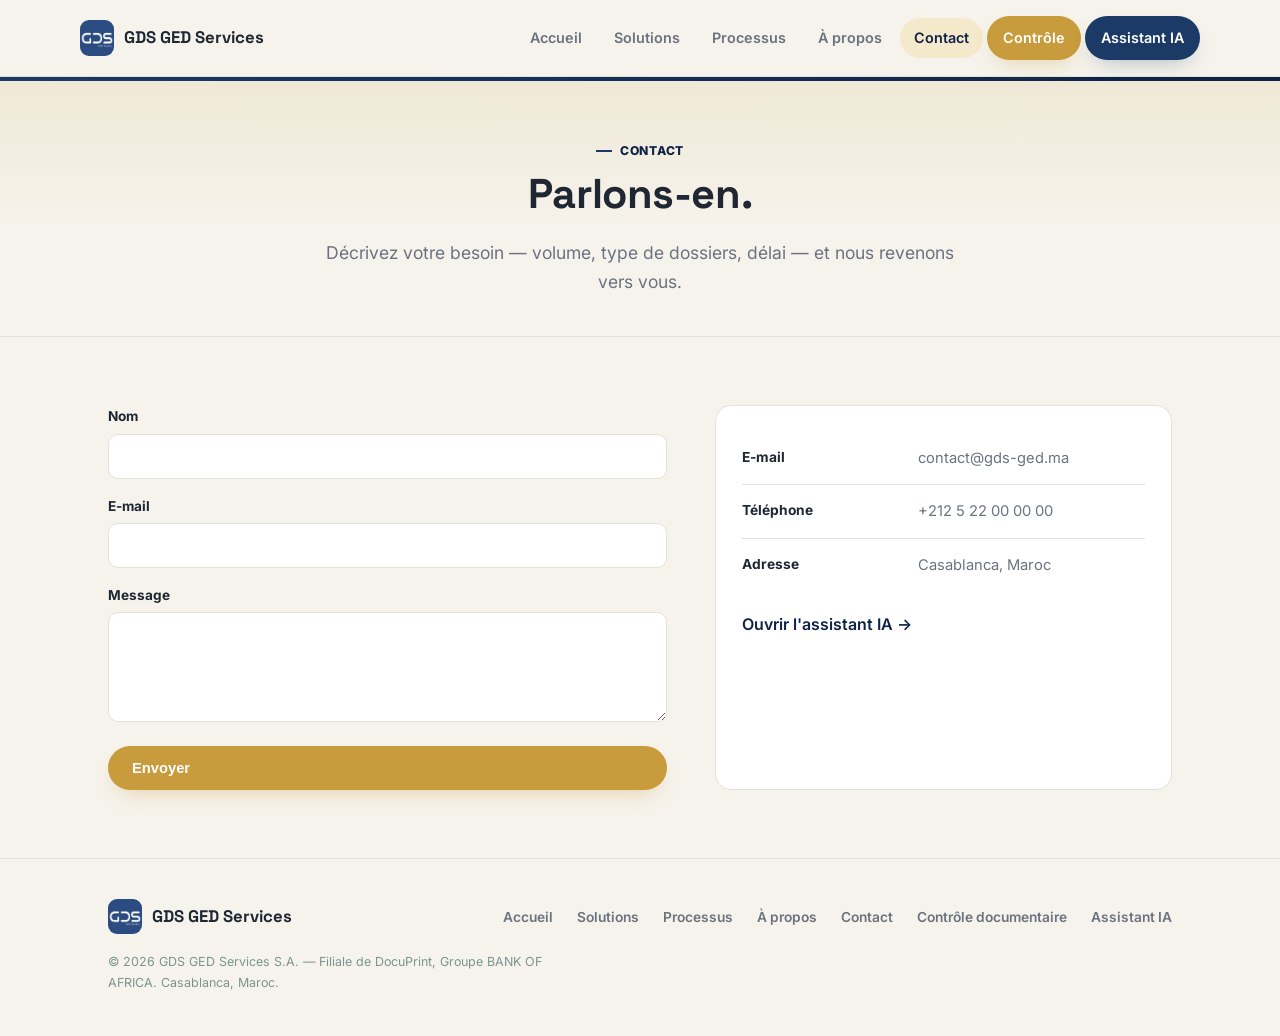
<file: module1/gds-site/contact.html>
<!DOCTYPE html>
<html lang="fr">
<head>
<meta charset="UTF-8">
<meta name="viewport" content="width=device-width, initial-scale=1.0">
<title>Contact — GDS GED Services</title>
<link rel="icon" type="image/png" sizes="32x32" href="favicon-32.png">
<link rel="apple-touch-icon" href="apple-touch-icon.png">
<link rel="preconnect" href="https://fonts.googleapis.com">
<link href="https://fonts.googleapis.com/css2?family=Space+Grotesk:wght@500;600;700&family=Inter:wght@400;600;700&family=JetBrains+Mono:wght@400;500&display=swap" rel="stylesheet">
<link rel="stylesheet" href="style.css">
</head>
<body>

<header class="site">
  <div class="wrap nav-row">
    <a href="index.html" class="brand">
      <img src="logo-gds.png" alt="GDS GED Services" class="logo-mark">
      <strong>GDS GED Services</strong>
    </a>
    <nav class="links">
      <a href="index.html">Accueil</a>
      <a href="services.html">Solutions</a>
      <a href="processus.html">Processus</a>
      <a href="a-propos.html">À propos</a>
      <a href="contact.html" class="current">Contact</a>
      <a href="#" class="btn coral" id="controle-link">Contrôle</a>
      <a href="#" class="btn solid" id="assistant-link">Assistant IA</a>
    </nav>
    <button class="menu-toggle" aria-label="Menu">☰</button>
  </div>
</header>

<section class="hero" style="padding:56px 0 40px;">
  <div class="blob"></div>
  <div class="wrap">
    <div class="inner">
      <span class="tag" style="justify-content:center;">Contact</span>
      <h1 style="font-size:clamp(2rem,4vw,2.6rem);">Parlons-en.</h1>
      <p class="lead">Décrivez votre besoin — volume, type de dossiers, délai — et nous revenons vers vous.</p>
    </div>
  </div>
</section>

<section>
  <div class="wrap contact-grid">
    <form class="contact" action="mailto:contact@gds-ged.ma" method="post" enctype="text/plain">
      <div><label for="name">Nom</label><input type="text" id="name" name="name" required></div>
      <div><label for="email">E-mail</label><input type="email" id="email" name="email" required></div>
      <div><label for="message">Message</label><textarea id="message" name="message" required></textarea></div>
      <button type="submit" class="btn coral">Envoyer</button>
    </form>

    <div class="contact-card">
      <div class="def-row"><div class="k">E-mail</div><p class="v">contact@gds-ged.ma</p></div>
      <div class="def-row"><div class="k">Téléphone</div><p class="v">+212 5 22 00 00 00</p></div>
      <div class="def-row"><div class="k">Adresse</div><p class="v">Casablanca, Maroc</p></div>
      <p style="margin-top:20px;"><a href="#" id="assistant-link-2">Ouvrir l'assistant IA →</a></p>
    </div>
  </div>
</section>

<footer class="site">
  <div class="wrap">
    <div class="footer-row">
      <a href="index.html" class="brand">
        <img src="logo-gds.png" alt="GDS GED Services" class="logo-mark">
        <strong>GDS GED Services</strong>
      </a>
      <nav>
        <a href="index.html">Accueil</a>
        <a href="services.html">Solutions</a>
        <a href="processus.html">Processus</a>
        <a href="a-propos.html">À propos</a>
        <a href="contact.html">Contact</a>
        <a href="#" id="controle-link-footer">Contrôle documentaire</a>
        <a href="#" id="assistant-link-footer">Assistant IA</a>
      </nav>
    </div>
    <p class="fine-print">© 2026 GDS GED Services S.A. — Filiale de DocuPrint, Groupe BANK OF AFRICA. Casablanca, Maroc.</p>
  </div>
</footer>

<script src="app.js"></script>
</body>
</html>
</file>
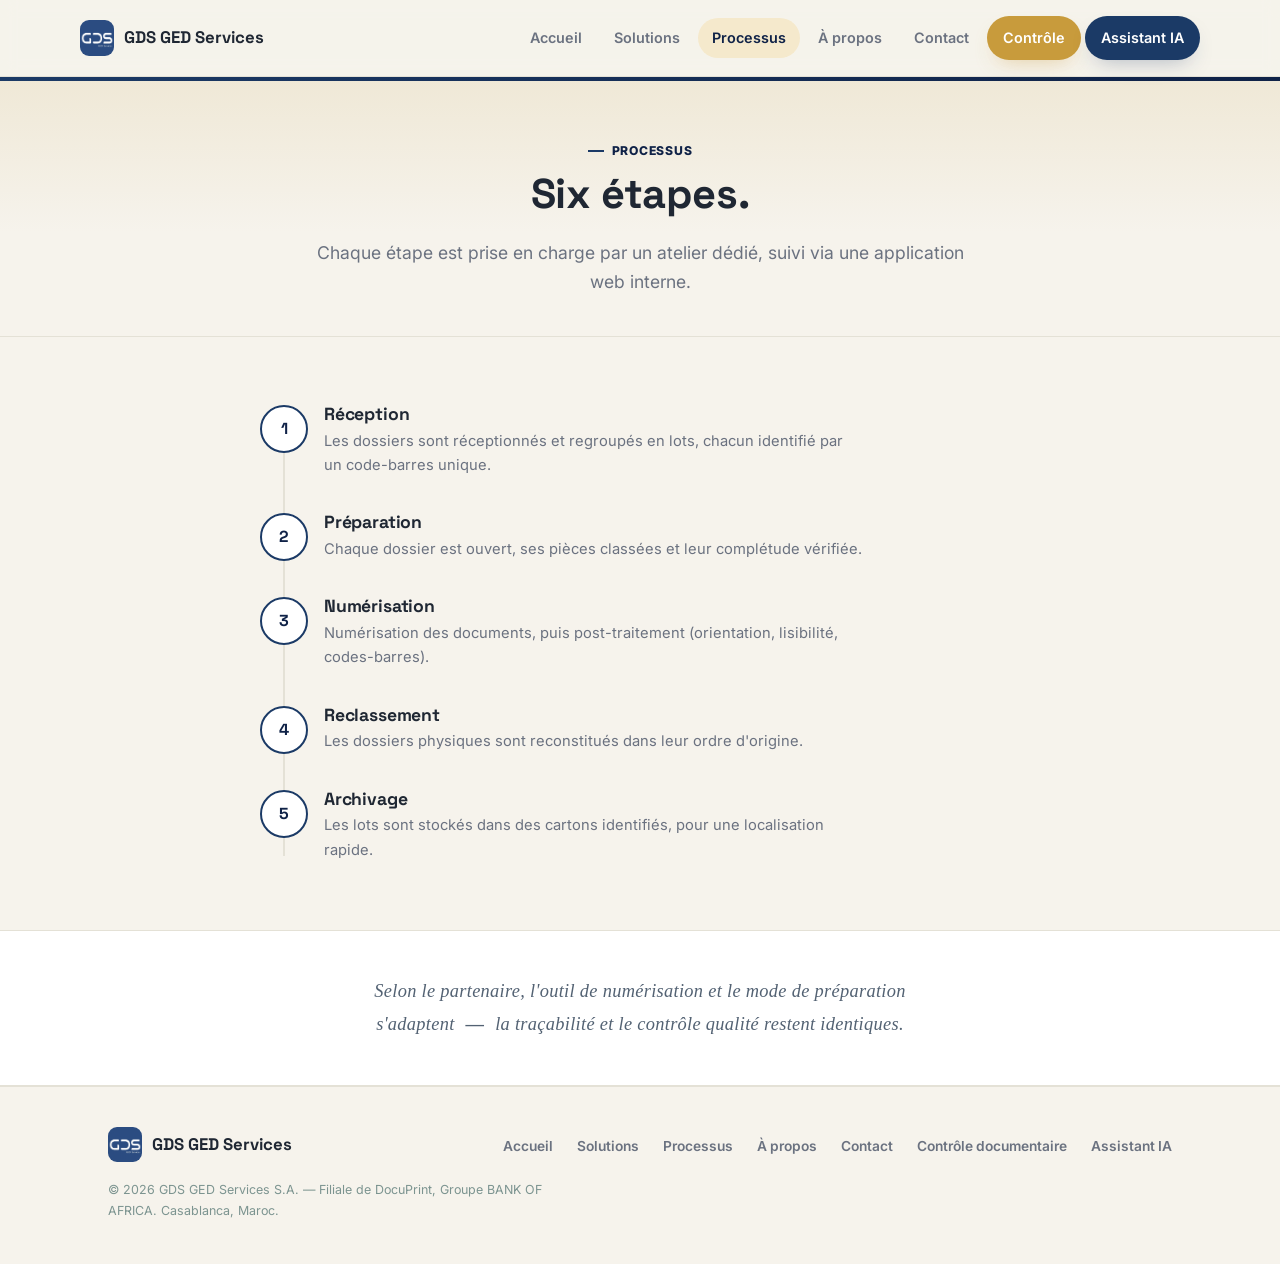
<file: module1/gds-site/processus.html>
<!DOCTYPE html>
<html lang="fr">
<head>
<meta charset="UTF-8">
<meta name="viewport" content="width=device-width, initial-scale=1.0">
<title>Processus — GDS GED Services</title>
<link rel="icon" type="image/png" sizes="32x32" href="favicon-32.png">
<link rel="apple-touch-icon" href="apple-touch-icon.png">
<link rel="preconnect" href="https://fonts.googleapis.com">
<link href="https://fonts.googleapis.com/css2?family=Space+Grotesk:wght@500;600;700&family=Inter:wght@400;600;700&family=JetBrains+Mono:wght@400;500&display=swap" rel="stylesheet">
<link rel="stylesheet" href="style.css">
</head>
<body>

<header class="site">
  <div class="wrap nav-row">
    <a href="index.html" class="brand">
      <img src="logo-gds.png" alt="GDS GED Services" class="logo-mark">
      <strong>GDS GED Services</strong>
    </a>
    <nav class="links">
      <a href="index.html">Accueil</a>
      <a href="services.html">Solutions</a>
      <a href="processus.html" class="current">Processus</a>
      <a href="a-propos.html">À propos</a>
      <a href="contact.html">Contact</a>
      <a href="#" class="btn coral" id="controle-link">Contrôle</a>
      <a href="#" class="btn solid" id="assistant-link">Assistant IA</a>
    </nav>
    <button class="menu-toggle" aria-label="Menu">☰</button>
  </div>
</header>

<section class="hero" style="padding:56px 0 40px;">
  <div class="blob"></div>
  <div class="wrap">
    <div class="inner">
      <span class="tag" style="justify-content:center;">Processus</span>
      <h1 style="font-size:clamp(2rem,4vw,2.6rem);">Six étapes.</h1>
      <p class="lead">Chaque étape est prise en charge par un atelier dédié, suivi via une application web interne.</p>
    </div>
  </div>
</section>

<section>
  <div class="wrap">
    <div class="timeline">
      <div class="t-item"><span class="num">1</span><h3>Réception</h3><p>Les dossiers sont réceptionnés et regroupés en lots, chacun identifié par un code-barres unique.</p></div>
      <div class="t-item"><span class="num">2</span><h3>Préparation</h3><p>Chaque dossier est ouvert, ses pièces classées et leur complétude vérifiée.</p></div>
      <div class="t-item"><span class="num">3</span><h3>Numérisation</h3><p>Numérisation des documents, puis post-traitement (orientation, lisibilité, codes-barres).</p></div>
      <div class="t-item"><span class="num">4</span><h3>Reclassement</h3><p>Les dossiers physiques sont reconstitués dans leur ordre d'origine.</p></div>
      <div class="t-item" style="padding-bottom:0;"><span class="num">5</span><h3>Archivage</h3><p>Les lots sont stockés dans des cartons identifiés, pour une localisation rapide.</p></div>
    </div>
  </div>
</section>

<section class="surface tight">
  <div class="wrap" style="max-width:640px; text-align:center; margin:0 auto;">
  <p class="processus-description">
    Selon le partenaire, l'outil de numérisation et le mode de préparation s'adaptent
    <span>—</span>
    la traçabilité et le contrôle qualité restent identiques.
  </p>  </div>
</section>

<footer class="site">
  <div class="wrap">
    <div class="footer-row">
      <a href="index.html" class="brand">
        <img src="logo-gds.png" alt="GDS GED Services" class="logo-mark">
        <strong>GDS GED Services</strong>
      </a>
      <nav>
        <a href="index.html">Accueil</a>
        <a href="services.html">Solutions</a>
        <a href="processus.html">Processus</a>
        <a href="a-propos.html">À propos</a>
        <a href="contact.html">Contact</a>
        <a href="#" id="controle-link-footer">Contrôle documentaire</a>
        <a href="#" id="assistant-link-footer">Assistant IA</a>
      </nav>
    </div>
    <p class="fine-print">© 2026 GDS GED Services S.A. — Filiale de DocuPrint, Groupe BANK OF AFRICA. Casablanca, Maroc.</p>
  </div>
</footer>

<script src="app.js"></script>
</body>
</html>
</file>
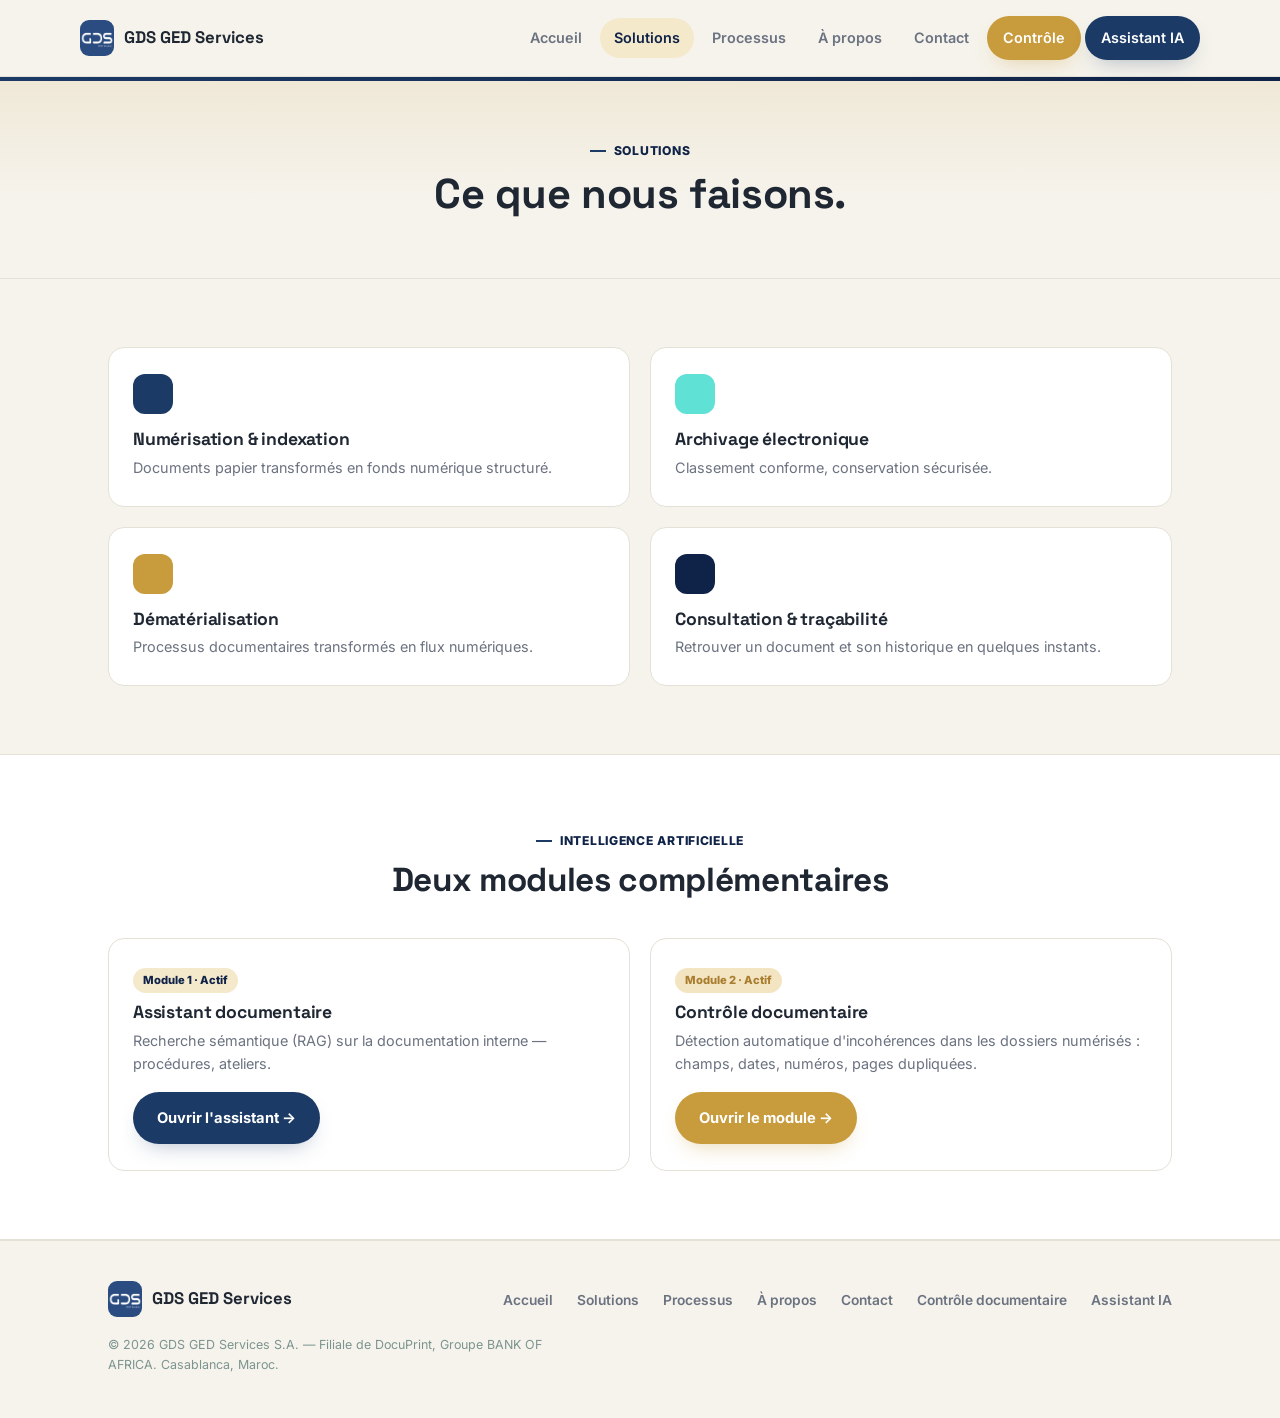
<file: module1/gds-site/services.html>
<!DOCTYPE html>
<html lang="fr">
<head>
<meta charset="UTF-8">
<meta name="viewport" content="width=device-width, initial-scale=1.0">
<title>Solutions — GDS GED Services</title>
<link rel="icon" type="image/png" sizes="32x32" href="favicon-32.png">
<link rel="apple-touch-icon" href="apple-touch-icon.png">
<link rel="preconnect" href="https://fonts.googleapis.com">
<link href="https://fonts.googleapis.com/css2?family=Space+Grotesk:wght@500;600;700&family=Inter:wght@400;600;700&family=JetBrains+Mono:wght@400;500&display=swap" rel="stylesheet">
<link rel="stylesheet" href="style.css">
</head>
<body>

<header class="site">
  <div class="wrap nav-row">
    <a href="index.html" class="brand">
      <img src="logo-gds.png" alt="GDS GED Services" class="logo-mark">
      <strong>GDS GED Services</strong>
    </a>
    <nav class="links">
      <a href="index.html">Accueil</a>
      <a href="services.html" class="current">Solutions</a>
      <a href="processus.html">Processus</a>
      <a href="a-propos.html">À propos</a>
      <a href="contact.html">Contact</a>
      <a href="#" class="btn coral" id="controle-link">Contrôle</a>
      <a href="#" class="btn solid" id="assistant-link">Assistant IA</a>
    </nav>
    <button class="menu-toggle" aria-label="Menu">☰</button>
  </div>
</header>

<section class="hero" style="padding:56px 0 40px;">
  <div class="blob"></div>
  <div class="wrap">
    <div class="inner">
      <span class="tag" style="justify-content:center;">Solutions</span>
      <h1 style="font-size:clamp(2rem,4vw,2.6rem);">Ce que nous faisons.</h1>
    </div>
  </div>
</section>

<section>
  <div class="wrap">
    <div class="card-grid">
      <div class="acc-card">
        <div class="swatch" style="background:var(--mint);"></div>
        <h3>Numérisation &amp; indexation</h3>
        <p>Documents papier transformés en fonds numérique structuré.</p>
      </div>
      <div class="acc-card">
        <div class="swatch" style="background:var(--cyan);"></div>
        <h3>Archivage électronique</h3>
        <p>Classement conforme, conservation sécurisée.</p>
      </div>
      <div class="acc-card">
        <div class="swatch" style="background:var(--coral);"></div>
        <h3>Dématérialisation</h3>
        <p>Processus documentaires transformés en flux numériques.</p>
      </div>
      <div class="acc-card">
        <div class="swatch" style="background:var(--mint-deep);"></div>
        <h3>Consultation &amp; traçabilité</h3>
        <p>Retrouver un document et son historique en quelques instants.</p>
      </div>
    </div>
  </div>
</section>

<section class="surface">
  <div class="wrap">
    <div class="section-head">
      <p class="tag">Intelligence artificielle</p>
      <h2>Deux modules complémentaires</h2>
    </div>
    <div class="card-grid">
      <div class="acc-card">
        <span class="pill-tag" style="background:#F5E9CC; color:var(--mint-deep);">Module 1 · Actif</span>
        <h3>Assistant documentaire</h3>
        <p>Recherche sémantique (RAG) sur la documentation interne — procédures, ateliers.</p>
        <p style="margin-top:16px;"><a href="#" id="assistant-link-4" class="btn solid">Ouvrir l'assistant →</a></p>
      </div>
    <div class="acc-card">
      <span class="pill-tag" style="background:#F3E4C2; color:var(--coral-deep);">Module 2 · Actif</span>
      <h3>Contrôle documentaire</h3>
      <p>Détection automatique d'incohérences dans les dossiers numérisés : champs, dates, numéros, pages dupliquées.</p>
      <p style="margin-top:16px;"><a href="#" id="controle-link-4" class="btn coral">Ouvrir le module →</a></p>
    </div>
    </div>
  </div>
</section>

<footer class="site">
  <div class="wrap">
    <div class="footer-row">
      <a href="index.html" class="brand">
        <img src="logo-gds.png" alt="GDS GED Services" class="logo-mark">
        <strong>GDS GED Services</strong>
      </a>
      <nav>
        <a href="index.html">Accueil</a>
        <a href="services.html">Solutions</a>
        <a href="processus.html">Processus</a>
        <a href="a-propos.html">À propos</a>
        <a href="contact.html">Contact</a>
        <a href="#" id="controle-link-footer">Contrôle documentaire</a>
        <a href="#" id="assistant-link-footer">Assistant IA</a>
      </nav>
    </div>
    <p class="fine-print">© 2026 GDS GED Services S.A. — Filiale de DocuPrint, Groupe BANK OF AFRICA. Casablanca, Maroc.</p>
  </div>
</footer>

<script src="app.js"></script>
</body>
</html>
</file>
<file: module1/gds-site/style.css>
/* ============================================
   GDS GED Services — Design System v5
   Direction : fraîche, aérée, restructurée
   Type : Outfit (titres, géométrique arrondi) + Inter (texte)
   Palette : menthe / cyan + corail en contraste chaud
   ============================================ */

:root {
  --mint: #1B3A66;
  --mint-deep: #0F2247;
  --cyan: #5FE1D6;
  --coral: #C89B3C;
  --coral-deep: #A97D2E;
  --ink: #1F2733;
  --ink-soft: #6B7280;
  --bg: #F6F3EC;
  --surface: #FFFFFF;
  --line: #E4E1D6;
  --radius: 16px;
  --radius-sm: 10px;
  --max-w: 1120px;
}

* { box-sizing: border-box; }
html { scroll-behavior: smooth; }

body {
  margin: 0;
  background: var(--bg);
  color: var(--ink);
  font-family: "Inter", -apple-system, sans-serif;
  font-size: 16px;
  line-height: 1.65;
  -webkit-font-smoothing: antialiased;
}

h1, h2, h3, h4 {
  font-family: "Space Grotesk", "Inter", sans-serif;
  font-weight: 700;
  line-height: 1.12;
  letter-spacing: -0.01em;
  margin: 0 0 0.5em;
  color: var(--ink);
}
h1 { font-size: clamp(2.2rem, 5vw, 3.6rem); font-weight: 800; }
h2 { font-size: clamp(1.5rem, 2.6vw, 2.1rem); }
h3 { font-size: 1.1rem; }

p { margin: 0 0 1em; max-width: 60ch; color: var(--ink-soft); }
a { color: var(--mint-deep); text-decoration: none; font-weight: 600; }
a:hover { text-decoration: underline; }
img { max-width: 100%; display: block; }

.wrap { max-width: var(--max-w); margin: 0 auto; padding: 0 28px; position: relative; }

/* ---------- Header ---------- */

header.site {
  background: rgba(246,243,236,0.9);
  backdrop-filter: blur(8px);
  border-bottom: 1px solid var(--line);
  position: sticky; top: 0; z-index: 40;
}
.nav-row { display: flex; align-items: center; justify-content: space-between; padding: 16px 0; }
.brand { display: flex; align-items: center; gap: 10px; text-decoration: none; }
.logo-mark { width: 34px; height: auto; border-radius: 9px; flex-shrink: 0; }
.brand strong { font-family: "Space Grotesk", sans-serif; font-size: 1.05rem; color: var(--ink); font-weight: 800; }

nav.links { display: flex; align-items: center; gap: 4px; }
nav.links a {
  color: var(--ink-soft); font-weight: 600; font-size: 0.9rem;
  padding: 8px 14px; border-radius: 999px; text-decoration: none;
}
nav.links a:hover { color: var(--ink); background: #EFEAE0; }
nav.links a.current { color: var(--mint-deep); background: #F5E9CC; }

.btn {
  display: inline-flex; align-items: center; gap: 8px;
  padding: 12px 22px; border-radius: 999px;
  font-size: 0.92rem; font-weight: 700; border: 2px solid transparent;
  cursor: pointer; text-decoration: none !important;
  transition: transform 0.15s ease, box-shadow 0.15s ease;
}
.btn:hover { transform: translateY(-1px); }
.btn.solid { background: var(--mint); color: #fff !important; box-shadow: 0 10px 22px -10px rgba(27,58,102,0.35); }
.btn.solid:hover { background: var(--mint-deep); }
.btn.coral { background: var(--coral); color: #fff !important; box-shadow: 0 10px 22px -10px rgba(200,155,60,0.45); }
.btn.coral:hover { background: var(--coral-deep); }
.btn.outline { background: transparent; color: var(--ink) !important; border-color: var(--line); }
.btn.outline:hover { border-color: var(--mint); }
.btn.ghost { background: rgba(255,255,255,0.15); color: #fff !important; border-color: rgba(255,255,255,0.4); }
.btn.ghost:hover { background: rgba(255,255,255,0.25); }

.menu-toggle { display: none; background: none; border: 1px solid var(--line); padding: 8px 10px; border-radius: var(--radius-sm); cursor: pointer; }

/* ---------- Hero (centered, blob background) ---------- */

.hero {
  padding: 80px 0 0; text-align: center; position: relative; overflow: hidden;
  background: linear-gradient(180deg, #EFE8D6 0%, var(--bg) 60%);
  border-bottom: 1px solid var(--line);
}
.hero .blob {
  position: absolute; top: 0; left: 0; right: 0; height: 4px;
  background: linear-gradient(90deg, var(--mint) 0%, var(--mint-deep) 100%);
  z-index: 1; pointer-events: none;
}
.hero .inner { position: relative; z-index: 1; max-width: 720px; margin: 0 auto; }
.hero-split {
  position: relative; z-index: 1;
  display: grid; grid-template-columns: 1.08fr 0.92fr; gap: 48px; align-items: center;
  text-align: left;
}

/* Document-stack illustration */
.doc-stack { position: relative; height: 300px; }
.doc-stack .card {
  position: absolute; width: 78%; height: 210px;
  background: var(--surface); border: 1px solid var(--line);
  border-radius: 6px; box-shadow: 0 14px 30px -14px rgba(15,34,71,0.25);
  padding: 18px 20px;
}
.doc-stack .card::before { content: ""; display: block; width: 42%; height: 9px; background: var(--line); margin-bottom: 12px; border-radius: 2px; }
.doc-stack .card::after {
  content: ""; display: block; width: 100%; height: 6px; background: var(--line); border-radius: 2px;
  box-shadow: 0 16px 0 -1px var(--line), 0 32px 0 -1px var(--line), 0 48px 0 -2px var(--line), 0 64px 0 -3px var(--line);
}
.doc-stack .card.c1 { top: 0; left: 4%; transform: rotate(-4deg); }
.doc-stack .card.c2 { top: 26px; left: 16%; transform: rotate(3deg); z-index: 2; }
.doc-stack .card.c3 { top: 52px; left: 8%; z-index: 3; border-color: var(--mint); border-width: 1.5px; transform: rotate(-1deg); }
.doc-stack .seal {
  position: absolute; bottom: 4px; right: 6%;
  width: 62px; height: 62px; border-radius: 50%;
  border: 2px solid var(--coral);
  display: flex; align-items: center; justify-content: center;
  font-family: "Space Grotesk", sans-serif; font-weight: 700; letter-spacing: 0.02em;
  color: var(--coral); font-size: 0.75rem; background: var(--bg); z-index: 4;
}
.eyebrow-pill {
  display: inline-flex; align-items: center; gap: 8px;
  background: #F5E9CC; color: var(--mint-deep);
  padding: 7px 16px; border-radius: 999px;
  font-size: 0.8rem; font-weight: 700; margin-bottom: 22px;
}
.eyebrow-pill .dot { width: 7px; height: 7px; border-radius: 50%; background: var(--mint); }
.hero p.lead { font-size: 1.1rem; margin: 18px auto 0; }
.hero .cta-row { display: flex; gap: 14px; justify-content: center; margin-top: 30px; flex-wrap: wrap; }

/* Quick-facts strip under hero */
.facts-strip {
  display: grid; grid-template-columns: repeat(3, 1fr);
  border-top: 1px solid var(--line); margin-top: 64px;
  position: relative; z-index: 1;
}
.facts-strip .fact { padding: 26px 24px; border-left: 1px solid var(--line); text-align: left; }
.facts-strip .fact:first-child { border-left: none; }
.facts-strip .fact .k { font-size: 0.74rem; font-weight: 700; text-transform: uppercase; letter-spacing: 0.05em; color: var(--mint-deep); margin-bottom: 6px; }
.facts-strip .fact .v { font-size: 0.95rem; color: var(--ink); font-weight: 600; }

/* ---------- Sections ---------- */

section { padding: 68px 0; }
section.tight { padding: 44px 0; }
section.surface { background: var(--surface); border-top: 1px solid var(--line); border-bottom: 1px solid var(--line); }

.section-head { max-width: 620px; margin: 0 auto 40px; text-align: center; }
.section-head.left { text-align: left; margin: 0 0 36px; }
.tag {
  display: inline-flex; align-items: center; gap: 8px;
  font-size: 0.76rem; font-weight: 800; letter-spacing: 0.06em;
  text-transform: uppercase; color: var(--mint-deep); margin-bottom: 10px;
}
.tag::before { content: ""; width: 16px; height: 2px; background: var(--mint); }

/* Timeline — vertical, replaces horizontal stepper */
.timeline { position: relative; max-width: 760px; margin: 0 auto; }
.timeline::before {
  content: ""; position: absolute; left: 23px; top: 6px; bottom: 6px;
  width: 2px; background: var(--line);
}
.t-item { position: relative; padding: 0 0 36px 64px; }
.t-item:last-child { padding-bottom: 0; }
.t-item .num {
  position: absolute; left: 0; top: 0; width: 48px; height: 48px;
  background: var(--surface); border: 2px solid var(--mint);
  border-radius: 50%; display: flex; align-items: center; justify-content: center;
  font-family: "Space Grotesk", sans-serif; font-weight: 800; color: var(--mint-deep);
}
.t-item h3 { margin-bottom: 4px; }
.t-item p { margin: 0; font-size: 0.92rem; }

/* Mission / icon row */
.icon-row { display: flex; gap: 20px; flex-wrap: wrap; justify-content: center; }
.icon-item { flex: 1 1 220px; max-width: 260px; text-align: center; }
.icon-item .badge {
  width: 52px; height: 52px; border-radius: 16px; margin: 0 auto 14px;
  display: flex; align-items: center; justify-content: center;
  color: #fff; font-size: 1.2rem;
}
.icon-item p { font-size: 0.9rem; margin: 0; }

/* Card grid */
.card-grid { display: grid; grid-template-columns: repeat(2, 1fr); gap: 20px; }
.acc-card {
  background: var(--surface); border: 1px solid var(--line); border-radius: var(--radius);
  padding: 26px 24px;
}
.acc-card .swatch { width: 40px; height: 40px; border-radius: 12px; margin-bottom: 16px; }
.acc-card h3 { margin-bottom: 6px; }
.acc-card p { margin: 0; font-size: 0.9rem; }
.acc-card .pill-tag { display:inline-block; font-size:0.7rem; font-weight:800; padding:3px 10px; border-radius:999px; margin-bottom:10px; }

/* Clients — logo cards + hub-and-spoke diagram */
.clients-grid { display: grid; grid-template-columns: repeat(4, 1fr); gap: 18px; }
.client-card {
  background: var(--surface); border: 1px solid var(--line); border-radius: var(--radius);
  padding: 26px 20px; text-align: center;
  transition: transform 0.15s ease, box-shadow 0.15s ease, border-color 0.15s ease;
}
.client-card:hover { transform: translateY(-3px); box-shadow: 0 16px 30px -18px rgba(15,34,71,0.28); border-color: var(--mint); }
.client-card .mark {
  width: 56px; height: 56px; margin: 0 auto 16px; border-radius: 16px;
  display: flex; align-items: center; justify-content: center;
  font-family: "Space Grotesk", sans-serif; font-weight: 800; font-size: 1.05rem;
  color: #fff; letter-spacing: 0.01em;
}
.client-card h3 { font-size: 0.98rem; margin-bottom: 4px; }
.client-card .sector { font-size: 0.78rem; color: var(--ink-soft); margin: 0; }

@media (max-width: 820px) {
  .clients-grid { grid-template-columns: repeat(2, 1fr); }
}

/* Elegant closing quote */
.quote-citation {
  position: relative;
  font-family: "Fraunces", "Space Grotesk", serif;
  font-style: italic;
  font-weight: 500;
  font-size: clamp(1.25rem, 2.4vw, 1.65rem);
  line-height: 1.5;
  color: var(--mint-deep);
  max-width: 620px;
  margin: 0 auto;
}
.quote-citation::before {
  content: "“";
  display: block;
  font-family: "Fraunces", serif;
  font-style: normal;
  font-weight: 600;
  font-size: 3.4rem;
  line-height: 1;
  color: var(--coral);
  margin-bottom: 4px;
}

/* Breadcrumb positioning (about page) */
/* Positioning — corporate structure flow */
.org-flow { display: flex; align-items: center; flex-wrap: wrap; gap: 0; }
.org-step {
  display: flex; align-items: center; gap: 14px;
  background: var(--surface); border: 1px solid var(--line); border-radius: var(--radius);
  padding: 16px 20px; min-width: 0; flex: 1 1 220px;
}
.org-step .org-icon {
  width: 40px; height: 40px; border-radius: 12px; flex-shrink: 0;
  display: flex; align-items: center; justify-content: center;
  background: #F5E9CC; color: var(--mint-deep);
}
.org-step .org-icon svg { width: 20px; height: 20px; }
.org-step .org-eyebrow {
  font-size: 0.68rem; font-weight: 800; letter-spacing: 0.07em; text-transform: uppercase;
  color: var(--ink-soft); margin: 0 0 2px;
}
.org-step .org-name { font-family: "Space Grotesk", sans-serif; font-weight: 700; font-size: 0.98rem; color: var(--ink); margin: 0; }

.org-step.self { background: var(--mint); border-color: var(--mint); box-shadow: 0 14px 28px -16px rgba(15,34,71,0.4); }
.org-step.self .org-icon { background: rgba(255,255,255,0.18); color: #fff; }
.org-step.self .org-eyebrow { color: rgba(255,255,255,0.65); }
.org-step.self .org-name { color: #fff; }

.org-arrow { flex: 0 0 auto; padding: 0 14px; color: var(--mint); display: flex; align-items: center; }
.org-arrow svg { width: 20px; height: 20px; }

@media (max-width: 780px) {
  .org-flow { flex-direction: column; align-items: stretch; }
  .org-arrow { transform: rotate(90deg); align-self: center; padding: 6px 0; }
  .org-step { min-width: 0; }
}


/* Definition rows */
.def-row { display: grid; grid-template-columns: 160px 1fr; gap: 16px; padding: 14px 0; border-top: 1px solid var(--line); }
.def-row:first-child { border-top: none; }
.def-row .k { font-weight: 700; font-size: 0.86rem; color: var(--ink); }
.def-row .v { color: var(--ink-soft); font-size: 0.92rem; margin: 0; }

/* Assistant callout — light mint card instead of dark band */
.assistant-panel {
  background: linear-gradient(135deg, #FBF7EE, #F1E9D6);
  border: 1px solid var(--line);
  border-radius: 24px;
  padding: 48px 44px;
  display: grid; grid-template-columns: 1.1fr 0.9fr; gap: 40px; align-items: center;
}
.terminal {
  background: #0F2247; color: #E7ECF5;
  border-radius: var(--radius); padding: 0;
  font-family: "Inter", sans-serif; font-size: 0.9rem;
  overflow: hidden;
  box-shadow: 0 24px 48px -20px rgba(15,34,71,0.45);
}
.terminal .t-head {
  display: flex; align-items: center; gap: 10px;
  padding: 14px 18px;
  background: #0B1A38;
  border-bottom: 1px solid rgba(255,255,255,0.08);
}
.terminal .t-head img { width: 26px; height: 26px; border-radius: 6px; flex-shrink: 0; }
.terminal .t-head .t-name { font-family: "Space Grotesk", sans-serif; font-weight: 700; font-size: 0.88rem; color: #fff; }
.terminal .t-head .t-status { margin-left: auto; display: flex; align-items: center; gap: 6px; font-size: 0.74rem; color: #9AB0D6; }
.terminal .t-head .t-status .dot { width: 7px; height: 7px; border-radius: 50%; background: #3FCB79; box-shadow: 0 0 0 3px rgba(63,203,121,0.2); }
.terminal .t-body { padding: 20px 22px; }
.terminal .bubble-q {
  display: inline-block; background: rgba(255,255,255,0.08); color: #DCE6F7;
  padding: 9px 14px; border-radius: 10px 10px 10px 2px;
  font-size: 0.85rem; margin-bottom: 14px;
}
.terminal .l { margin-bottom: 8px; opacity: 0.92; color: #DCE6F7; }
.terminal .prompt { color: #E8C97A; font-weight: 600; }
.terminal .src { opacity: 0.5; margin-top: 12px; font-size: 0.78rem; }

/* Contact */
.contact-grid { display: grid; grid-template-columns: 1.1fr 0.9fr; gap: 48px; }
form.contact { display: flex; flex-direction: column; gap: 16px; }
form.contact label { font-size: 0.85rem; font-weight: 700; color: var(--ink); margin-bottom: 6px; display: block; }
form.contact input, form.contact textarea {
  width: 100%; padding: 12px 16px; border: 1.5px solid var(--line); border-radius: var(--radius-sm);
  background: var(--surface); font-family: "Inter", sans-serif; font-size: 0.95rem; color: var(--ink);
}
form.contact input:focus, form.contact textarea:focus { outline: none; border-color: var(--mint); }
form.contact textarea { resize: vertical; min-height: 110px; }

.contact-card { background: var(--surface); border: 1px solid var(--line); border-radius: var(--radius); padding: 26px; }
.contact-card .def-row:first-child { border-top: none; }

/* ---------- Footer ---------- */

footer.site { padding: 40px 0 30px; border-top: 1px solid var(--line); }
.footer-row { display: flex; justify-content: space-between; align-items: center; flex-wrap: wrap; gap: 16px; }
.footer-row nav a { color: var(--ink-soft); margin-left: 20px; font-size: 0.86rem; font-weight: 600; text-decoration: none; }
.footer-row nav a:first-child { margin-left: 0; }
.footer-row nav a:hover { color: var(--ink); }
.fine-print { color: #7C9490; font-size: 0.78rem; margin-top: 18px; }

/* ---------- Responsive ---------- */

@media (max-width: 820px) {
  .hero-split { grid-template-columns: 1fr; text-align: center; }
  .hero-split .inner { text-align: center !important; margin: 0 auto !important; }
  .hero-split .lead { margin-left: auto !important; margin-right: auto !important; }
  .hero-split .cta-row { justify-content: center !important; }
  .doc-stack { order: -1; height: 220px; margin: 0 auto 20px; max-width: 360px; }
  .facts-strip { grid-template-columns: 1fr; }
  .facts-strip .fact { border-left: none; border-top: 1px solid var(--line); }
  .facts-strip .fact:first-child { border-top: none; }
  .card-grid { grid-template-columns: 1fr; }
  .assistant-panel { grid-template-columns: 1fr; padding: 32px 24px; }
  .contact-grid { grid-template-columns: 1fr; }
  .def-row { grid-template-columns: 120px 1fr; }
  nav.links { display: none; }
  .menu-toggle { display: block; }
}

.processus-description {
    margin: 0;
    font-family: "Georgia", "Times New Roman", serif;
    font-size: 1.15rem;
    line-height: 1.8;
    font-style: italic;
    font-weight: 400;
    letter-spacing: 0.3px;
    color: #536273;
    max-width: 750px;
    margin-left: auto;
    margin-right: auto;
    text-align: center;
}

.processus-description span {
    display: inline-block;
    margin: 0 6px;
    font-style: normal;
    font-weight: 600;
}

.fiche-entreprise {
    max-width: 780px;
    margin: 50px auto;
    font-family: "Segoe UI", Arial, sans-serif;
}

/* ===== TITRE ===== */

.fiche-title {
    display: flex;
    align-items: center;
    gap: 10px;

    margin-bottom: 35px;

    color: #123b72;
    font-size: 15px;
    font-weight: 700;
    letter-spacing: 0.8px;
}

.fiche-line {
    width: 20px;
    height: 2px;
    background: #123b72;
    display: inline-block;
}

/* ===== CONTENU ===== */

.fiche-content {
    border-top: 1px solid #e3e5e8;
}

/* ===== LIGNES ===== */

.fiche-row {
    display: grid;
    grid-template-columns: 210px 1fr;

    min-height: 68px;

    align-items: center;

    border-bottom: 1px solid #e3e5e8;

    transition: all 0.25s ease;
}

.fiche-row:hover {
    padding-left: 8px;
    background: #f8fafc;
}

/* ===== LABEL ===== */

.fiche-label {
    font-size: 15px;
    font-weight: 700;
    color: #172b4d;
}

/* ===== VALEUR ===== */

.fiche-value {
    font-size: 16px;
    color: #617083;
    line-height: 1.6;
}
.fiche-title span:last-child {
    letter-spacing: 1.5px;
}
</file>
<file: module1/webapp-assistant/style.css>
:root {
  --navy: #0F2247;
  --navy-light: #1B3A66;
  --navy-soft: #E7ECF5;
  --gold: #C89B3C;
  --gold-light: #E8C97A;
  --scan: #5FE1D6;
  --scan-glow: rgba(95,225,214,0.55);
  --paper: #F6F3EC;
  --paper-card: #FFFFFF;
  --ink: #1F2733;
  --ink-soft: #6B7280;
  --border: #E4E1D6;
  --success: #2FA65A;
  --danger: #C4514A;

  --font-display: 'Space Grotesk', sans-serif;
  --font-body: 'Inter', sans-serif;
  --font-mono: 'JetBrains Mono', monospace;

  --radius: 14px;
  --radius-sm: 8px;
}

* { box-sizing: border-box; }

html, body {
  margin: 0;
  padding: 0;
  background: var(--paper);
  color: var(--ink);
  font-family: var(--font-body);
  height: 100%;
}

body {
  background-image:
    radial-gradient(circle at 1px 1px, rgba(15,34,71,0.05) 1px, transparent 0);
  background-size: 22px 22px;
}

button { font-family: inherit; cursor: pointer; }
input { font-family: inherit; }

/* ===================== LAYOUT ===================== */

.app {
  display: grid;
  grid-template-columns: 272px 1fr;
  height: 100vh;
  overflow: hidden;
}

@media (max-width: 860px) {
  .app { grid-template-columns: 1fr; }
  .sidebar {
    position: fixed;
    inset: 0 25% 0 0;
    z-index: 40;
    transform: translateX(-105%);
    transition: transform .25s ease;
    box-shadow: 8px 0 24px rgba(15,34,71,0.25);
  }
  .sidebar.open { transform: translateX(0); }
  .sidebar-toggle { display: flex; }
}

/* ===================== SIDEBAR ===================== */

.sidebar {
  background: var(--navy);
  color: white;
  padding: 24px 18px 18px;
  display: flex;
  flex-direction: column;
  position: relative;
  gap: 14px;
  height: 100vh;
  overflow-y: auto;
  scrollbar-width: thin;
  scrollbar-color: rgba(232,201,122,0.5) transparent;
}
.sidebar::-webkit-scrollbar { width: 5px; }
.sidebar::-webkit-scrollbar-track { background: transparent; }
.sidebar::-webkit-scrollbar-thumb { background: rgba(232,201,122,0.5); border-radius: 999px; }

.brand {
  display: flex;
  align-items: baseline;
  gap: 8px;
  margin-bottom: 8px;
  font-family: var(--font-display);
}
.brand-mark { font-size: 1.3rem; font-weight: 700; color: var(--gold-light); letter-spacing: 0.02em; }
.brand-sub { font-size: .78rem; color: #A9B6CE; }

.back-fab {
  position: absolute; top: 50px; left: 0px;
  width: 30px; height: 30px;
  display: flex; align-items: center; justify-content: center;
  background: var(--paper-card);
  border: 1.5px solid var(--border);
  border-radius: 50%;
  color: var(--navy);
  box-shadow: 0 6px 16px -4px rgba(15,34,71,0.35);
  z-index: 30;
  transition: background 0.15s ease, border-color 0.15s ease, transform 0.15s ease, color 0.15s ease;
}
.back-fab:hover { background: var(--gold); border-color: var(--gold); color: #fff; transform: translateX(-2px); }
.back-fab svg { width: 17px; height: 17px; }

.card {
  background: rgba(255,255,255,0.06);
  border: 1px solid rgba(232,201,122,0.18);
  border-radius: var(--radius-sm);
  padding: 10px 13px;
  transition: border-color .15s;
}
.card:hover { border-color: rgba(95,225,214,0.4); }
.card-label {
  font-size: .66rem;
  text-transform: uppercase;
  letter-spacing: .07em;
  color: #93A2C0;
  margin-bottom: 4px;
  font-weight: 500;
}
.card-value { font-size: .88rem; display: flex; align-items: center; gap: 6px; flex-wrap: wrap; }
.mono { font-family: var(--font-mono); font-size: .82rem; }

.dot { width: 8px; height: 8px; border-radius: 50%; background: var(--ink-soft); flex-shrink: 0; }
.dot.ok { background: var(--success); box-shadow: 0 0 6px rgba(47,166,90,.7); }
.dot.ko { background: var(--danger); }

.fb-pill { font-size: .82rem; margin-right: 10px; }

.toggle-row {
  display: flex;
  align-items: center;
  justify-content: space-between;
  background: rgba(255,255,255,0.06);
  border: 1px solid rgba(232,201,122,0.18);
  border-radius: var(--radius-sm);
  padding: 10px 13px;
}
.toggle-title { font-size: .82rem; font-weight: 500; }
.toggle-hint { font-size: .7rem; color: #93A2C0; margin-top: 2px; }

.switch { position: relative; width: 38px; height: 21px; flex-shrink: 0; }
.switch input { opacity: 0; width: 0; height: 0; }
.slider {
  position: absolute; inset: 0; cursor: pointer;
  background: rgba(255,255,255,0.2);
  border-radius: 999px;
  transition: .2s;
}
.slider::before {
  content: ""; position: absolute; height: 15px; width: 15px;
  left: 3px; top: 3px; background: white; border-radius: 50%;
  transition: .2s;
}
.switch input:checked + .slider { background: var(--gold); }
.switch input:checked + .slider::before { transform: translateX(17px); }

.quick-block { display: flex; flex-direction: column; gap: 6px; margin-top: 4px; }
.icon {
  display: inline-block;
  width: 15px;
  height: 15px;
  vertical-align: -3px;
  margin-right: 7px;
  flex-shrink: 0;
}
.icon path, .icon circle, .icon rect, .icon polyline, .icon line { vector-effect: non-scaling-stroke; }

.quick-btn {
  text-align: left;
  background: rgba(255,255,255,0.05);
  border: 1px solid rgba(255,255,255,0.1);
  color: #E7ECF5;
  border-radius: var(--radius-sm);
  padding: 8px 10px;
  font-size: .8rem;
  transition: .15s;
}
.quick-btn:hover { border-color: var(--gold); background: rgba(200,155,60,0.12); }

.clear-btn {
  margin-top: auto;
  background: transparent;
  border: 1px solid rgba(255,255,255,0.15);
  color: #C9D3E4;
  border-radius: var(--radius-sm);
  padding: 9px;
  font-size: .8rem;
}
.clear-btn:hover { border-color: var(--danger); color: #F3B7B2; }

.sidebar-toggle {
  display: none;
  position: fixed;
  top: 14px; left: 14px; z-index: 50;
  width: 38px; height: 38px;
  border-radius: 50%;
  border: none;
  background: var(--navy);
  color: white;
  font-size: 1.1rem;
  align-items: center; justify-content: center;
}

/* ===================== MAIN / HERO ===================== */

.main {
  display: flex;
  flex-direction: column;
  max-width: 900px;
  width: 100%;
  margin: 0 auto;
  padding: 28px 24px 18px;
  height: 100vh;
  overflow-y: auto;
  scrollbar-width: thin;
  scrollbar-color: var(--gold) transparent;
}
.main::-webkit-scrollbar { width: 6px; }
.main::-webkit-scrollbar-track { background: transparent; }
.main::-webkit-scrollbar-thumb { background: var(--gold); border-radius: 999px; }

.hero {
  position: relative;
  background: linear-gradient(135deg, var(--navy) 0%, var(--navy-light) 100%);
  border-radius: 18px;
  padding: 30px 30px 24px;
  color: white;
  box-shadow: 0 14px 34px rgba(15,34,71,0.28);
  overflow: hidden;
  isolation: isolate;
}

/* Faisceau de scanner qui balaie le bandeau — signature visuelle liée au métier */
.hero-scan {
  position: absolute;
  inset: 0;
  z-index: 0;
  pointer-events: none;
}
.hero-scan::before {
  content: "";
  position: absolute;
  top: 0; bottom: 0;
  width: 140px;
  background: linear-gradient(90deg,
    transparent 0%,
    rgba(95,225,214,0) 10%,
    rgba(95,225,214,0.22) 45%,
    rgba(95,225,214,0.55) 50%,
    rgba(95,225,214,0.22) 55%,
    rgba(95,225,214,0) 90%,
    transparent 100%);
  filter: blur(1px);
  animation: scan-sweep 6s ease-in-out infinite;
}
@keyframes scan-sweep {
  0%   { left: -160px; }
  45%  { left: 100%; }
  55%  { left: 100%; }
  100% { left: -160px; }
}
@media (prefers-reduced-motion: reduce) {
  .hero-scan::before { animation: none; display: none; }
}

/* Texture code-barres — rappel de la traçabilité par code-barres du métier */
.hero-barcode {
  position: absolute;
  right: 0; top: 0; bottom: 0;
  width: 34%;
  z-index: 0;
  opacity: 0.14;
  background-image: repeating-linear-gradient(
    90deg,
    white 0px, white 2px,
    transparent 2px, transparent 5px,
    white 5px, white 6px,
    transparent 6px, transparent 11px,
    white 11px, white 14px,
    transparent 14px, transparent 17px
  );
  -webkit-mask-image: linear-gradient(90deg, transparent, black 55%);
  mask-image: linear-gradient(90deg, transparent, black 55%);
}

.eyebrow {
  position: relative; z-index: 1;
  display: inline-block;
  font-family: var(--font-mono);
  font-size: .68rem;
  letter-spacing: .09em;
  text-transform: uppercase;
  color: var(--scan);
  background: rgba(95,225,214,0.1);
  border: 1px solid rgba(95,225,214,0.35);
  border-radius: 999px;
  padding: 4px 11px;
  margin-bottom: 10px;
}

.hero h1 {
  position: relative; z-index: 1;
  font-family: var(--font-display);
  font-size: 2rem;
  letter-spacing: -0.01em;
  margin: 0 0 6px;
}
.hero p { position: relative; z-index: 1; margin: 0; color: #C9D3E4; font-size: .92rem; }

.rail {
  position: relative; z-index: 1;
  margin-top: 20px;
  display: flex;
  align-items: center;
  overflow-x: auto;
  padding-bottom: 2px;
}
.rail-step {
  display: flex;
  align-items: center;
  gap: 6px;
  white-space: nowrap;
  background: rgba(255,255,255,0.07);
  border: 1px solid rgba(232,201,122,0.25);
  color: #E8C97A;
  border-radius: 999px;
  padding: 5px 12px;
  font-size: .75rem;
  font-weight: 500;
}
.rail-step--live {
  background: rgba(200,155,60,0.22);
  border-color: var(--gold);
  color: white;
  position: relative;
}
.rail-step--live::after {
  content: "";
  position: absolute;
  right: 8px; top: 50%;
  width: 6px; height: 6px;
  margin-top: -3px;
  border-radius: 50%;
  background: var(--gold-light);
  animation: pulse 1.8s infinite;
}
.rail-line { width: 16px; height: 1px; background: rgba(232,201,122,0.35); flex-shrink: 0; }

@keyframes pulse {
  0%   { box-shadow: 0 0 0 0 rgba(232,201,122,.6); }
  70%  { box-shadow: 0 0 0 6px rgba(232,201,122,0); }
  100% { box-shadow: 0 0 0 0 rgba(232,201,122,0); }
}
@media (prefers-reduced-motion: reduce) {
  .rail-step--live::after { animation: none; }
}

/* ===================== CHAT ===================== */

.chat {
  flex: 1;
  display: flex;
  flex-direction: column;
  gap: 14px;
  padding: 22px 6px 22px 2px;
  overflow-y: auto;
  scrollbar-width: thin;
  scrollbar-color: var(--gold) transparent;
}
.chat::-webkit-scrollbar { width: 6px; }
.chat::-webkit-scrollbar-track { background: transparent; }
.chat::-webkit-scrollbar-thumb { background: var(--gold); border-radius: 999px; }

.msg { display: flex; gap: 10px; max-width: 100%; animation: rise .25s ease; }
@keyframes rise { from { opacity: 0; transform: translateY(6px); } to { opacity: 1; transform: none; } }

.msg-avatar {
  width: 32px; height: 32px; border-radius: 50%;
  display: flex; align-items: center; justify-content: center;
  font-size: 1rem; flex-shrink: 0;
}
.msg.user { flex-direction: row-reverse; }
.msg.user .msg-avatar { background: var(--navy-soft); }
.msg.assistant .msg-avatar { background: var(--navy); color: var(--gold-light); }

.msg-body { max-width: 74%; }
.msg.user .msg-body { display: flex; flex-direction: column; align-items: flex-end; }

.bubble {
  position: relative;
  padding: 11px 15px;
  border-radius: var(--radius);
  font-size: .92rem;
  line-height: 1.5;
  white-space: pre-wrap;
  overflow: hidden;
}
.msg.user .bubble {
  background: var(--navy);
  color: white;
  border-top-right-radius: 4px;
}
.msg.assistant .bubble {
  background: var(--paper-card);
  border: 1px solid var(--border);
  border-left: 3px solid var(--gold);
  border-top-left-radius: 4px;
  animation: scan-reveal .6s ease both;
}
.msg.assistant .bubble::before {
  content: "";
  position: absolute;
  inset: 0;
  background: linear-gradient(90deg, transparent, var(--scan-glow), transparent);
  transform: translateX(-100%);
  animation: scan-line-pass .6s ease;
  pointer-events: none;
}
@keyframes scan-reveal {
  from { clip-path: inset(0 100% 0 0); }
  to   { clip-path: inset(0 0 0 0); }
}
@keyframes scan-line-pass {
  from { transform: translateX(-100%); }
  to   { transform: translateX(100%); }
}
@media (prefers-reduced-motion: reduce) {
  .msg.assistant .bubble { animation: none; }
  .msg.assistant .bubble::before { animation: none; display: none; }
}

.cursor { display: inline-block; width: 2px; height: 1em; background: var(--scan); box-shadow: 0 0 6px var(--scan-glow); margin-left: 2px; animation: blink 1s step-start infinite; vertical-align: middle; }
@keyframes blink { 50% { opacity: 0; } }

.sources {
  margin-top: 8px;
}
.sources summary {
  cursor: pointer;
  font-size: .76rem;
  color: var(--ink-soft);
  font-weight: 500;
}
.source-item {
  background: #FBF8F0;
  border-left: 3px solid var(--gold);
  border-radius: 6px;
  padding: 7px 11px;
  margin-top: 6px;
  font-size: .8rem;
}
.source-item .src-name { font-weight: 600; color: var(--navy); font-family: var(--font-mono); font-size: .76rem; }
.source-item .src-extract { color: var(--ink-soft); display: block; margin-top: 2px; }

.feedback-row { margin-top: 6px; display: flex; gap: 6px; align-items: center; }
.fb-btn {
  border: 1px solid var(--border);
  background: white;
  border-radius: 999px;
  width: 30px; height: 26px;
  font-size: .82rem;
  display: flex; align-items: center; justify-content: center;
}
.fb-btn:hover { border-color: var(--gold); }
.feedback-thanks { font-size: .76rem; color: var(--ink-soft); }

/* ===================== COMPOSER ===================== */

.composer {
  display: flex;
  gap: 10px;
  padding: 10px 2px 4px;
}
#question-input {
  flex: 1;
  border: 1px solid var(--border);
  background: var(--paper-card);
  border-radius: 999px;
  padding: 12px 18px;
  font-size: .92rem;
  outline: none;
  transition: border-color .15s, box-shadow .15s;
}
#question-input:focus {
  border-color: var(--scan);
  box-shadow: 0 0 0 4px var(--scan-glow);
}

#send-btn {
  background: var(--navy);
  color: white;
  border: none;
  border-radius: 999px;
  padding: 0 24px;
  font-weight: 500;
  font-size: .9rem;
  transition: background .15s, box-shadow .15s, transform .1s;
}
#send-btn:hover { background: var(--navy-light); box-shadow: 0 4px 14px rgba(200,155,60,0.35); }
#send-btn:active { transform: scale(.97); }
#send-btn:disabled { opacity: .5; cursor: not-allowed; box-shadow: none; }

.footer {
  text-align: center;
  color: var(--ink-soft);
  font-size: .72rem;
  margin: 10px 0 4px;
}

/* Focus visibility (accessibility) */
button:focus-visible, input:focus-visible, .quick-btn:focus-visible {
  outline: 2px solid var(--gold);
  outline-offset: 2px;
}
</file>
<file: module2/controle-documentaire/style.css>
/* ==========================================================================
   Contrôle documentaire — Module 2
   Identité "registre d'inspection" : reliure sombre à onglets numérotés,
   contenu posé sur une feuille, tampon de vérification en relief.
   Palette strictement identique à GDS GED Services ; traitement graphique
   volontairement différent du reste du site.
   ========================================================================== */

:root {
  --mint: #1B3A66;
  --mint-deep: #0F2247;
  --coral: #C89B3C;
  --coral-deep: #A97D2E;
  --ink: #1F2733;
  --ink-soft: #6B7280;
  --bg: #F6F3EC;
  --surface: #FFFFFF;
  --line: #E4E1D6;
  --ok: #2E6B44;
  --ok-bg: #EAF2EC;
  --bad: #8C3A2B;
  --bad-bg: #F6EBE7;
}

* { box-sizing: border-box; }
[hidden] { display: none !important; }

html { -webkit-text-size-adjust: 100%; }

body {
  margin: 0;
  background: var(--bg);
  color: var(--ink);
  font-family: "Inter", -apple-system, sans-serif;
  font-size: 16px;
  line-height: 1.65;
  -webkit-font-smoothing: antialiased;
}

p { margin: 0; }
a { color: inherit; text-decoration: none; }
img { max-width: 100%; display: block; }

.wrap { max-width: 860px; margin: 0 auto; padding: 0 40px; }

/* ---------------------------------------------------------------- Frame */

.cd-shell { display: flex; min-height: 100vh; align-items: stretch; }

.cd-page { flex: 1; display: flex; flex-direction: column; min-width: 0; }

/* ---------------------------------------------------------- La reliure */

.cd-spine {
  flex: 0 0 128px;
  background: var(--mint-deep);
  background-image:
    linear-gradient(180deg, rgba(255,255,255,0.05) 0%, transparent 12%),
    repeating-linear-gradient(180deg, rgba(255,255,255,0.025) 0 1px, transparent 1px 26px);
  display: flex;
  flex-direction: column;
  align-items: center;
  padding: 26px 0 22px;
  position: sticky;
  top: 0;
  height: 100vh;
}

.cd-spine__brand {
  width: 40px; height: 40px; border-radius: 10px;
  overflow: hidden; flex-shrink: 0;
  border: 1px solid rgba(255,255,255,0.18);
}
.cd-spine__brand img { width: 100%; height: 100%; object-fit: cover; }

.cd-spine__retour {
  width: 30px; height: 30px; border-radius: 50%;
  display: flex; align-items: center; justify-content: center;
  color: rgba(230,236,247,0.75);
  border: 1px solid rgba(255,255,255,0.2);
  margin-top: 14px;
  transition: background 0.15s ease, color 0.15s ease;
}
.cd-spine__retour svg { width: 15px; height: 15px; }
.cd-spine__retour:hover { background: rgba(255,255,255,0.1); color: #fff; }

.cd-spine__etapes {
  list-style: none; margin: 0; padding: 0;
  flex: 1;
  display: flex; flex-direction: column; align-items: center; justify-content: center;
  gap: 34px;
  position: relative;
}
.cd-spine__etapes::before {
  content: "";
  position: absolute; left: 50%; top: 4px; bottom: 4px; width: 1px;
  background: rgba(255,255,255,0.14);
  transform: translateX(-50%);
}
.cd-spine__etapes li {
  display: flex; flex-direction: column; align-items: center; gap: 7px;
  position: relative; z-index: 1;
}
.cd-spine__num {
  font-family: "Fraunces", serif; font-weight: 600; font-size: 1.05rem;
  color: var(--coral);
  width: 30px; height: 30px; border-radius: 50%;
  display: flex; align-items: center; justify-content: center;
  background: var(--mint-deep);
  border: 1px solid rgba(200,155,60,0.5);
}
.cd-spine__label {
  font-size: 0.62rem; font-weight: 600; letter-spacing: 0.02em;
  color: rgba(230,236,247,0.55);
  text-align: center;
}

.cd-spine__statut {
  display: flex; flex-direction: column; align-items: center; gap: 6px;
  font-size: 0.62rem; color: rgba(230,236,247,0.55); text-align: center;
  padding: 0 6px;
}
.cd-dot { width: 7px; height: 7px; border-radius: 50%; background: #7C8AA6; flex-shrink: 0; }
.cd-dot--pret { background: #3FCB79; }
.cd-dot--hors-service { background: #E2685A; }

/* ------------------------------------------------------------- Lede/en-tête */

.cd-lede { padding: 60px 0 26px; }
.cd-eyebrow {
  display: block;
  font-family: "JetBrains Mono", monospace;
  font-size: 0.76rem; color: var(--coral-deep); font-weight: 500;
  margin-bottom: 16px;
}
.cd-lede h1 {
  font-family: "Fraunces", serif; font-weight: 600;
  font-size: clamp(2rem, 4vw, 2.65rem); line-height: 1.1;
  letter-spacing: -0.01em; margin: 0 0 14px; color: var(--ink);
}
.cd-lede p { color: var(--ink-soft); font-size: 1.02rem; max-width: 54ch; }

/* -------------------------------------------------------------- Corps */

.cd-body { padding: 8px 0 70px; }

.cd-main { display: flex; flex-direction: column; gap: 26px; position: relative; }

.cd-sheet {
  background: var(--surface);
  border: 1px solid var(--line);
  border-radius: 3px;
  box-shadow: 0 1px 1px rgba(31,39,51,0.04), 0 22px 34px -26px rgba(31,39,51,0.35);
  padding: 34px 38px;
  position: relative;
}
.cd-sheet::before {
  content: "";
  position: absolute; top: 0; left: 36px; right: 36px; height: 3px;
  background: var(--coral);
  border-radius: 0 0 2px 2px;
}
.cd-progression::before { background: var(--mint); }
.cd-erreur::before { background: var(--bad); }

/* ------------------------------------------------------------- Dropzone */

.cd-dropzone {
  border: 1px dashed var(--line);
  border-radius: 2px;
  padding: 46px 24px; text-align: center; cursor: pointer;
  transition: border-color 0.15s ease, background 0.15s ease;
}
.cd-dropzone:hover, .cd-dropzone:focus-visible {
  border-color: var(--coral-deep); background: #FBF6EA; outline: none;
}
.cd-dropzone--survol { border-color: var(--coral-deep); background: #FBF6EA; }
.cd-dropzone__icone { color: var(--mint-deep); margin-bottom: 14px; }
.cd-dropzone__texte { margin: 0 0 5px; font-size: 1rem; color: var(--ink); }
.cd-dropzone__sous-texte { margin: 0; font-size: 0.84rem; color: var(--ink-soft); }

.cd-fichier-choisi {
  display: flex; align-items: center; gap: 10px; margin-top: 18px;
  padding: 12px 16px; background: var(--bg); border: 1px solid var(--line);
  border-radius: 2px; font-size: 0.9rem;
}
.cd-fichier-choisi__nom {
  font-family: "JetBrains Mono", monospace; flex: 1;
  overflow: hidden; text-overflow: ellipsis; white-space: nowrap; color: var(--ink);
}

/* --------------------------------------------------------------- Boutons */

.cd-bouton {
  font-family: "Inter", sans-serif; font-size: 0.95rem; font-weight: 600;
  border-radius: 2px; border: none; padding: 14px 22px; cursor: pointer;
  transition: background 0.15s ease, opacity 0.15s ease;
}
.cd-bouton--principal {
  background: var(--mint-deep); color: #fff; width: 100%; margin-top: 20px;
}
.cd-bouton--principal:hover:not(:disabled) { background: var(--mint); }
.cd-bouton--principal:disabled { opacity: 0.35; cursor: not-allowed; }

.cd-bouton--discret { background: transparent; color: var(--ink); border: 1px solid var(--line); }
.cd-bouton--discret:hover { border-color: var(--mint-deep); color: var(--mint-deep); }

.cd-lien-bouton {
  background: none; border: none; color: var(--mint-deep);
  font-size: 0.85rem; font-weight: 600; text-decoration: underline;
  cursor: pointer; padding: 0;
}

.cd-retour-lien {
  background: none; border: none; color: var(--ink-soft);
  font-size: 0.84rem; font-weight: 600; cursor: pointer; padding: 0;
  margin-bottom: 20px; display: inline-block;
}
.cd-retour-lien:hover { color: var(--mint-deep); }

.cd-note {
  margin: 18px 0 0; font-size: 0.8rem; color: var(--ink-soft); font-style: italic;
  font-family: "Fraunces", serif;
}

/* ----------------------------------------------------------- Progression */

.cd-progression { display: flex; align-items: center; gap: 20px; }
.cd-spinner {
  width: 24px; height: 24px; border: 2.5px solid var(--line);
  border-top-color: var(--mint); border-radius: 50%;
  animation: cd-tourner 0.8s linear infinite; flex-shrink: 0;
}
@keyframes cd-tourner { to { transform: rotate(360deg); } }
.cd-progression__titre { margin: 0 0 3px; font-weight: 600; font-family: "Fraunces", serif; font-size: 1.05rem; color: var(--ink); }
.cd-progression__detail { margin: 0 0 12px; font-size: 0.86rem; color: var(--ink-soft); }
.cd-progression__detail span:first-child { font-family: "JetBrains Mono", monospace; }

.cd-barre-progression { height: 4px; background: var(--line); border-radius: 999px; overflow: hidden; }
.cd-barre-progression__remplissage { height: 100%; background: var(--coral); transition: width 0.3s ease; }
.cd-progression__pourcentage { margin: 8px 0 0; font-family: "JetBrains Mono", monospace; font-size: 0.78rem; color: var(--ink-soft); }

/* ---------------------------------------------------------------- Erreur */

.cd-erreur__titre { margin: 0 0 6px; font-weight: 600; font-family: "Fraunces", serif; font-size: 1.1rem; color: var(--bad); }
.cd-erreur__detail { margin: 0 0 18px; font-size: 0.9rem; color: var(--ink); }

/* --------------------------------------------------------------- Tampon */

.cd-tampon {
  position: absolute; top: 30px; right: 36px;
  width: 128px; height: 128px; border-radius: 50%;
  display: flex; align-items: center; justify-content: center; text-align: center;
  padding: 14px;
  border: 2.5px solid var(--ok); color: var(--ok);
  transform: rotate(-9deg);
  background:
    radial-gradient(circle, transparent 61%, currentColor 61.5% 64%, transparent 64.5%),
    var(--ok-bg);
  opacity: 0.94;
}
.cd-tampon--incoherent { border-color: var(--bad); color: var(--bad); background: radial-gradient(circle, transparent 61%, currentColor 61.5% 64%, transparent 64.5%), var(--bad-bg); transform: rotate(7deg); }
.cd-tampon__label {
  font-family: "Fraunces", serif; font-weight: 600;
  font-size: 0.8rem; letter-spacing: 0.02em; line-height: 1.2;
  text-transform: uppercase;
}

/* ------------------------------------------------------------------ Meta */

.cd-meta {
  display: grid; grid-template-columns: repeat(3, 1fr); gap: 20px;
  margin: 0 0 30px; padding-top: 22px; padding-right: 145px;
  border-top: 1px solid var(--line);
}
.cd-meta div { min-width: 0; }
.cd-meta dt { font-size: 0.7rem; font-weight: 600; text-transform: uppercase; letter-spacing: 0.05em; color: var(--ink-soft); margin-bottom: 6px; }
.cd-meta dd {
  margin: 0; font-family: "JetBrains Mono", monospace; font-size: 0.92rem; color: var(--ink);
  overflow: hidden; text-overflow: ellipsis; white-space: nowrap;
}

/* --------------------------------------------------------------- Registre */

.cd-section-titre {
  font-family: "Fraunces", serif; font-size: 1.05rem; font-weight: 600;
  margin: 0 0 16px; color: var(--ink);
}

.cd-registre { width: 100%; border-collapse: collapse; font-size: 0.86rem; margin-bottom: 28px; }
.cd-registre th {
  text-align: left; font-weight: 600; color: var(--ink-soft); font-size: 0.72rem;
  padding: 8px 12px 10px 0; border-bottom: 1px solid var(--ink);
}
.cd-registre td { padding: 13px 12px 13px 0; border-bottom: 1px solid var(--line); vertical-align: top; color: var(--ink); }
.cd-registre tbody tr:last-child td { border-bottom: none; }
.cd-registre td:nth-child(3), .cd-registre td:nth-child(5) { font-family: "JetBrains Mono", monospace; font-size: 0.84rem; }
.cd-score { font-family: "JetBrains Mono", monospace; font-weight: 700; color: var(--bad); }

.cd-liste-doublons { list-style: none; margin: 0 0 28px; padding: 0; font-family: "JetBrains Mono", monospace; font-size: 0.86rem; }
.cd-liste-doublons li {
  padding: 12px 0; border-bottom: 1px solid var(--line); color: var(--ink);
}
.cd-liste-doublons li:last-child { border-bottom: none; }

/* -------------------------------------------------- Badges (lot / statut) */

.cd-statut-badge {
  display: inline-block; font-size: 0.72rem; font-weight: 600;
  padding: 4px 10px; border-radius: 999px;
  background: var(--bg); color: var(--ink-soft); border: 1px solid var(--line);
}
.cd-statut-badge--en_cours { color: var(--mint-deep); border-color: var(--mint); }
.cd-statut-badge--termine { color: var(--ok); border-color: var(--ok); }
.cd-statut-badge--erreur { color: var(--bad); border-color: var(--bad); }

.cd-verdict-badge {
  display: inline-block; font-family: "Fraunces", serif; font-weight: 600;
  font-size: 0.72rem; letter-spacing: 0.02em; text-transform: uppercase;
  padding: 4px 10px; border-radius: 2px;
}
.cd-verdict-badge--coherent { color: var(--ok); background: var(--ok-bg); }
.cd-verdict-badge--incoherent { color: var(--bad); background: var(--bad-bg); }

.cd-lien-voir {
  background: none; border: none; color: var(--mint-deep);
  font-size: 0.82rem; font-weight: 600; text-decoration: underline; cursor: pointer; padding: 0;
}

/* --------------------------------------------------------------- Détail */

.cd-detail-complet { margin-top: 6px; margin-bottom: 24px; }
.cd-detail-complet summary {
  cursor: pointer; font-size: 0.84rem; color: var(--mint-deep); font-weight: 600;
}
.cd-detail-complet summary:hover { text-decoration: underline; }
.cd-detail-complet pre {
  margin-top: 14px; background: var(--mint-deep); color: #E7ECF5;
  padding: 20px; border-radius: 2px;
  font-family: "JetBrains Mono", monospace; font-size: 0.78rem;
  overflow-x: auto; max-height: 320px;
}

/* ---------- Pied de page ---------- */

.cd-footer { padding: 26px 0 34px; margin-top: auto; }
.cd-footer .wrap {
  display: flex; justify-content: space-between; flex-wrap: wrap; gap: 8px;
  font-size: 0.78rem; color: var(--ink-soft); border-top: 1px solid var(--line); padding-top: 20px;
}

/* ----------------------------------------------------------- Responsive */

@media (max-width: 860px) {
  .wrap { padding: 0 24px; }
}

@media (max-width: 720px) {
  .cd-shell { flex-direction: column; }
  .cd-spine {
    flex-direction: row; height: auto; width: 100%; position: static;
    padding: 14px 20px; gap: 22px;
  }
  .cd-spine__etapes { flex-direction: row; gap: 20px; }
  .cd-spine__etapes::before { left: 4px; right: 4px; top: 50%; bottom: auto; height: 1px; width: auto; transform: translateY(-50%); }
  .cd-spine__statut { flex-direction: row; margin-left: auto; }
  .cd-lede { padding: 34px 0 20px; }
  .cd-sheet { padding: 26px 22px; }
  .cd-tampon { position: static; margin: 0 0 22px; transform: rotate(-4deg); }
  .cd-meta { grid-template-columns: 1fr; gap: 12px; padding-right: 0; }
  .cd-registre { display: block; overflow-x: auto; white-space: nowrap; }
}
</file>
